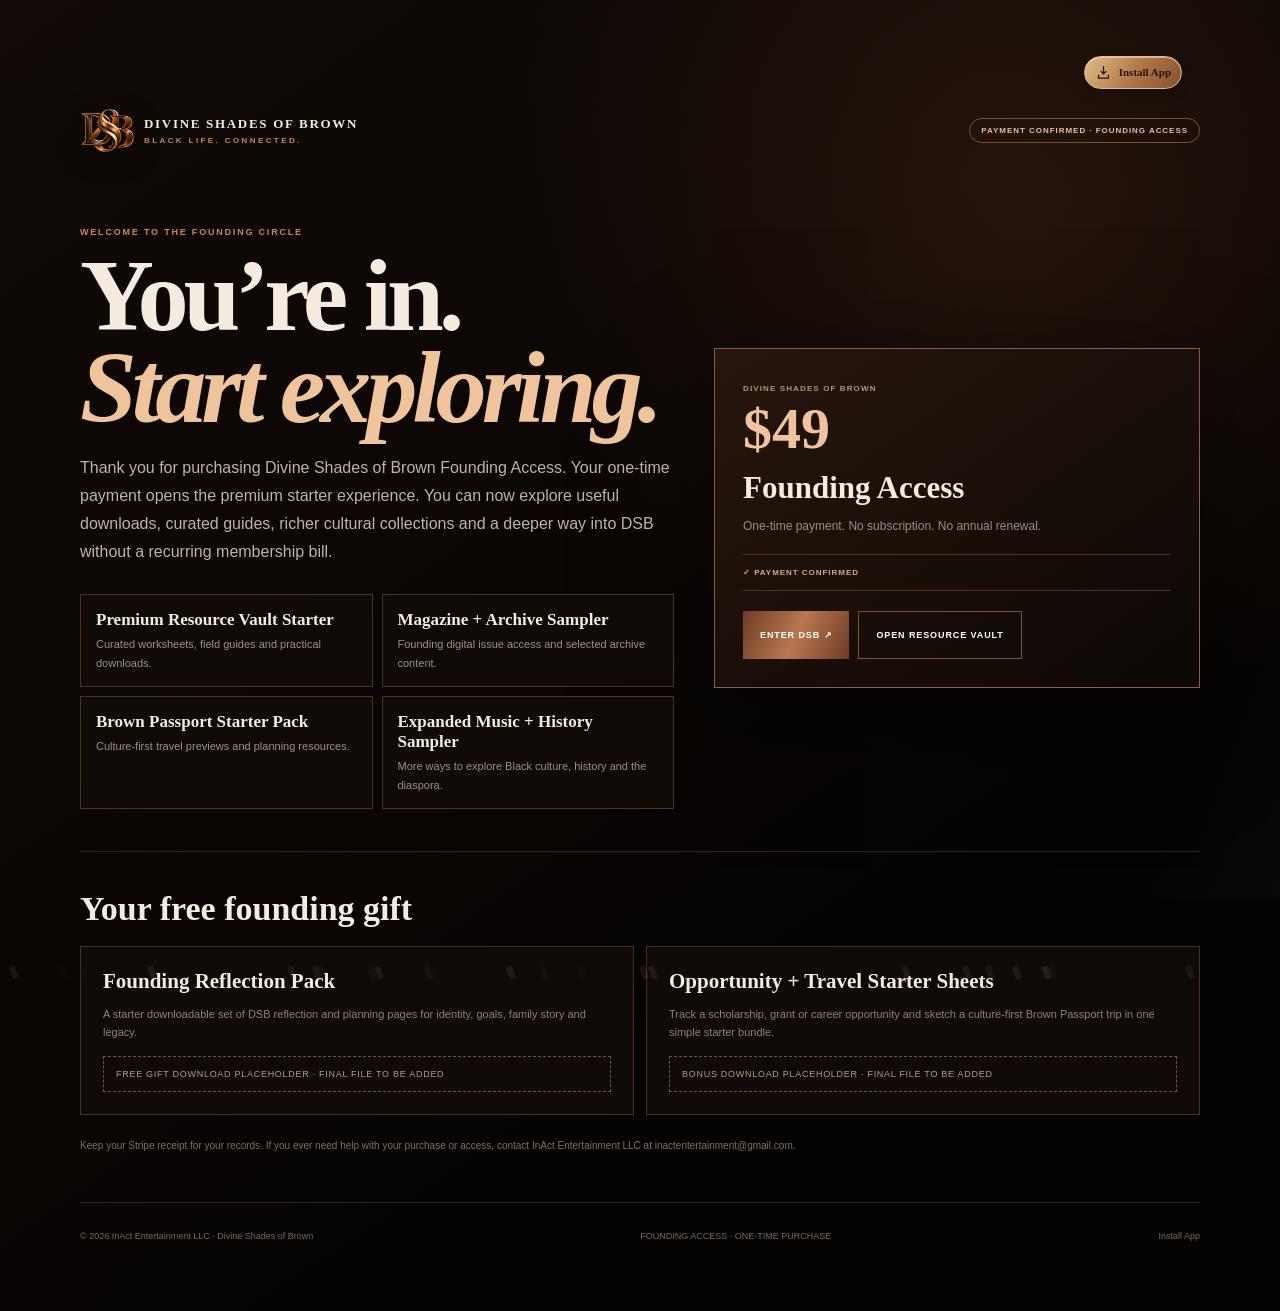
<file: welcome-founding/index.html>
<!doctype html>
<html lang="en">
<head>
<meta charset="UTF-8">
<meta name="viewport" content="width=device-width,initial-scale=1.0">
<meta name="theme-color" content="#0b0806">
<meta name="robots" content="noindex,follow">

<title>Welcome to DSB Founding Access</title>
<style>
:root{--bg:#090604;--panel:#15100c;--line:#4a3427;--cream:#f5ecdf;--muted:#aa998c;--copper:#c7865d;--gold:#efc49d;--serif:Georgia,'Times New Roman',serif;--sans:Arial,Helvetica,sans-serif}
*{box-sizing:border-box}html{scroll-behavior:smooth}body{margin:0;background:radial-gradient(circle at 80% 15%,#5a2f1b55,transparent 35%),linear-gradient(145deg,#120b07,#050302 70%);color:var(--cream);font-family:var(--sans);min-height:100vh;overflow-x:hidden}
body:before{content:"";position:fixed;inset:0;pointer-events:none;background:linear-gradient(110deg,transparent 42%,rgba(255,255,255,.035) 50%,transparent 58%);background-size:240% 100%;animation:shine 8s linear infinite}
@keyframes shine{to{background-position:-240% 0}}@keyframes rise{from{opacity:0;transform:translateY(18px)}to{opacity:1;transform:none}}@keyframes float{50%{transform:translateY(-7px)}}@keyframes pulse{50%{box-shadow:0 0 0 9px #d79a6a18}}@keyframes fall{to{transform:translateY(110vh) rotate(520deg);opacity:.08}}@keyframes sweep{0%{opacity:0;transform:scale(.72)}45%{opacity:1}100%{opacity:0;transform:scale(1.25)}}
.wrap{width:min(1120px,92vw);margin:auto;padding:42px 0 70px}.top{display:flex;justify-content:space-between;gap:18px;align-items:center}.brand{font:700 13px var(--serif);letter-spacing:.13em}.brand-link{color:inherit;text-decoration:none;display:flex;align-items:center;gap:10px}.welcome-logo{width:54px;height:54px;object-fit:contain;filter:drop-shadow(0 5px 12px #0008)}.brand-link:hover{opacity:.82}.brand em{display:block;color:var(--copper);font:700 8px var(--sans);letter-spacing:.3em;margin-top:4px}.status{border:1px solid #75513b;border-radius:99px;padding:7px 11px;font:700 8px var(--sans);letter-spacing:.12em;color:#e8bea0}
.hero{display:grid;grid-template-columns:1.1fr .9fr;gap:40px;align-items:center;padding:70px 0 42px}.copy{animation:rise .8s ease both}.eyebrow{font:700 9px var(--sans);letter-spacing:.2em;color:var(--copper)}h1{font:600 clamp(56px,8vw,104px)/.9 var(--serif);letter-spacing:-.05em;margin:13px 0 20px}h1 em{color:var(--gold)}.lead{max-width:700px;color:#c1b2a6;font:16px/1.75 var(--sans)}.check{display:grid;grid-template-columns:repeat(2,1fr);gap:9px;margin-top:28px}.check div{border:1px solid var(--line);background:#130d09cc;padding:15px}.check b{display:block;font:600 17px var(--serif);margin-bottom:4px}.check span{font-size:11px;color:#9f8f83;line-height:1.5}
.card{border:1px solid #8a5e40;background:linear-gradient(145deg,#26160d,#0d0805);padding:28px;box-shadow:0 30px 100px #0008;animation:rise .9s .08s ease both}.card .price{font:600 58px var(--serif);color:#efc39e}.card small{font:700 8px var(--sans);letter-spacing:.14em;color:#b89175}.card h2{font:600 31px/1.05 var(--serif);margin:10px 0}.card p{color:#9f8e81;font-size:12px;line-height:1.65}.paid{margin:18px 0;border-top:1px solid #4a3428;border-bottom:1px solid #4a3428;padding:13px 0;font:700 8px var(--sans);letter-spacing:.12em;color:#d9aa86}
.actions{display:flex;gap:9px;flex-wrap:wrap;margin-top:20px}.btn{display:inline-flex;align-items:center;justify-content:center;min-height:48px;padding:0 17px;text-decoration:none;border:1px solid #75513b;color:#fff;font:700 9px var(--sans);letter-spacing:.1em}.btn.primary{border:0;background:linear-gradient(115deg,#6f3c24,#b97750,#6f3c24);animation:pulse 2.6s ease-in-out infinite}.section{padding:38px 0;border-top:1px solid #30231b}.section h3{font:600 34px var(--serif);margin:0 0 18px}.gifts{display:grid;grid-template-columns:1fr 1fr;gap:12px}.gift{border:1px solid #433026;background:#100b08;padding:22px}.gift b{font:600 21px var(--serif);display:block}.gift p{font-size:11px;line-height:1.65;color:#927f73}.gift .placeholder{margin-top:14px;border:1px dashed #73513c;padding:12px;color:#b99c87;font-size:9px;letter-spacing:.08em}
.note{margin-top:22px;color:#7f7066;font-size:10px;line-height:1.7}.float{animation:float 4s ease-in-out infinite}
.founding-sweep{position:fixed;inset:0;pointer-events:none;z-index:0;background:radial-gradient(circle at 50% 45%,#f0c79d22,transparent 28%);animation:sweep 1.8s ease-out both}.confetti{position:fixed;top:-24px;width:6px;height:13px;z-index:0;opacity:.8;animation:fall linear forwards}footer{padding-top:28px;border-top:1px solid #30231b;color:#776a60;font-size:9px;display:flex;justify-content:space-between;gap:20px;flex-wrap:wrap}
@media(max-width:800px){.hero{grid-template-columns:1fr;padding-top:50px}.check,.gifts{grid-template-columns:1fr}.card{padding:22px}}
@media(prefers-reduced-motion:reduce){*{animation:none!important;scroll-behavior:auto!important}}
</style>
<link rel="manifest" href="../site.webmanifest" type="application/manifest+json">

<meta name="mobile-web-app-capable" content="yes">
<meta name="apple-mobile-web-app-capable" content="yes">
<meta name="apple-mobile-web-app-title" content="Divine Shades">
<script defer src="../app-assets/install.js?v=20261015-refine5"></script>
<link rel="icon" type="image/png" sizes="64x64" href="../app-assets/icon-64-large-20261015.png">
<link rel="apple-touch-icon" sizes="180x180" href="../app-assets/icon-180-large-20261015.png">
</head>
<body>
<div class="founding-sweep" aria-hidden="true"></div><main class="wrap">
  <div class="top">
    <a class="brand brand-link" href="/" aria-label="Return to Divine Shades of Brown home"><img class="welcome-logo" src="../assets/dsb-logo.webp" alt="DSB monogram"><span>DIVINE SHADES OF BROWN<em>BLACK LIFE. CONNECTED.</em></span></a>
    <div class="status">PAYMENT CONFIRMED · FOUNDING ACCESS</div>
  </div>

  <section class="hero">
    <div class="copy">
      <div class="eyebrow">WELCOME TO THE FOUNDING CIRCLE</div>
      <h1>You’re in.<br><em>Start exploring.</em></h1>
      <p class="lead">Thank you for purchasing Divine Shades of Brown Founding Access. Your one-time payment opens the premium starter experience. You can now explore useful downloads, curated guides, richer cultural collections and a deeper way into DSB without a recurring membership bill.</p>
      <div class="check">
        <div><b>Premium Resource Vault Starter</b><span>Curated worksheets, field guides and practical downloads.</span></div>
        <div><b>Magazine + Archive Sampler</b><span>Founding digital issue access and selected archive content.</span></div>
        <div><b>Brown Passport Starter Pack</b><span>Culture-first travel previews and planning resources.</span></div>
        <div><b>Expanded Music + History Sampler</b><span>More ways to explore Black culture, history and the diaspora.</span></div>
      </div>
    </div>

    <aside class="card float">
      <small>DIVINE SHADES OF BROWN</small>
      <div class="price">$49</div>
      <h2>Founding Access</h2>
      <p>One-time payment. No subscription. No annual renewal.</p>
      <div class="paid">✓ PAYMENT CONFIRMED</div>
      <div class="actions">
        <a class="btn primary" href="/?dsb_access=founding&checkout=success">ENTER DSB ↗</a>
        <a class="btn" href="/#/resource-vault">OPEN RESOURCE VAULT</a>
      </div>
    </aside>
  </section>

  <section class="section">
    <h3>Your free founding gift</h3>
    <div class="gifts">
      <article class="gift"><b>Founding Reflection Pack</b><p>A starter downloadable set of DSB reflection and planning pages for identity, goals, family story and legacy.</p><div class="placeholder">FREE GIFT DOWNLOAD PLACEHOLDER · FINAL FILE TO BE ADDED</div></article>
      <article class="gift"><b>Opportunity + Travel Starter Sheets</b><p>Track a scholarship, grant or career opportunity and sketch a culture-first Brown Passport trip in one simple starter bundle.</p><div class="placeholder">BONUS DOWNLOAD PLACEHOLDER · FINAL FILE TO BE ADDED</div></article>
    </div>
    <p class="note">Keep your Stripe receipt for your records. If you ever need help with your purchase or access, contact InAct Entertainment LLC at inactentertainment@gmail.com.</p>
  </section>

  <footer><span>© 2026 InAct Entertainment LLC · Divine Shades of Brown</span><span>FOUNDING ACCESS · ONE-TIME PURCHASE</span></footer>
</main>
<script>
try{localStorage.setItem('dsb-last-checkout','founding')}catch(e){}
if(!matchMedia('(prefers-reduced-motion: reduce)').matches){
 const shades=['#4b2818','#714329','#9a6547','#c08a64','#e0b28c','#f2d8bd'];
 for(let i=0;i<24;i++){const p=document.createElement('i');p.className='confetti';p.style.left=(Math.random()*100)+'vw';p.style.background=shades[Math.floor(Math.random()*shades.length)];p.style.animationDuration=(4.5+Math.random()*4)+'s';p.style.animationDelay=(Math.random()*1.5)+'s';document.body.appendChild(p)}
}
</script>
</body>
</html>
</file>
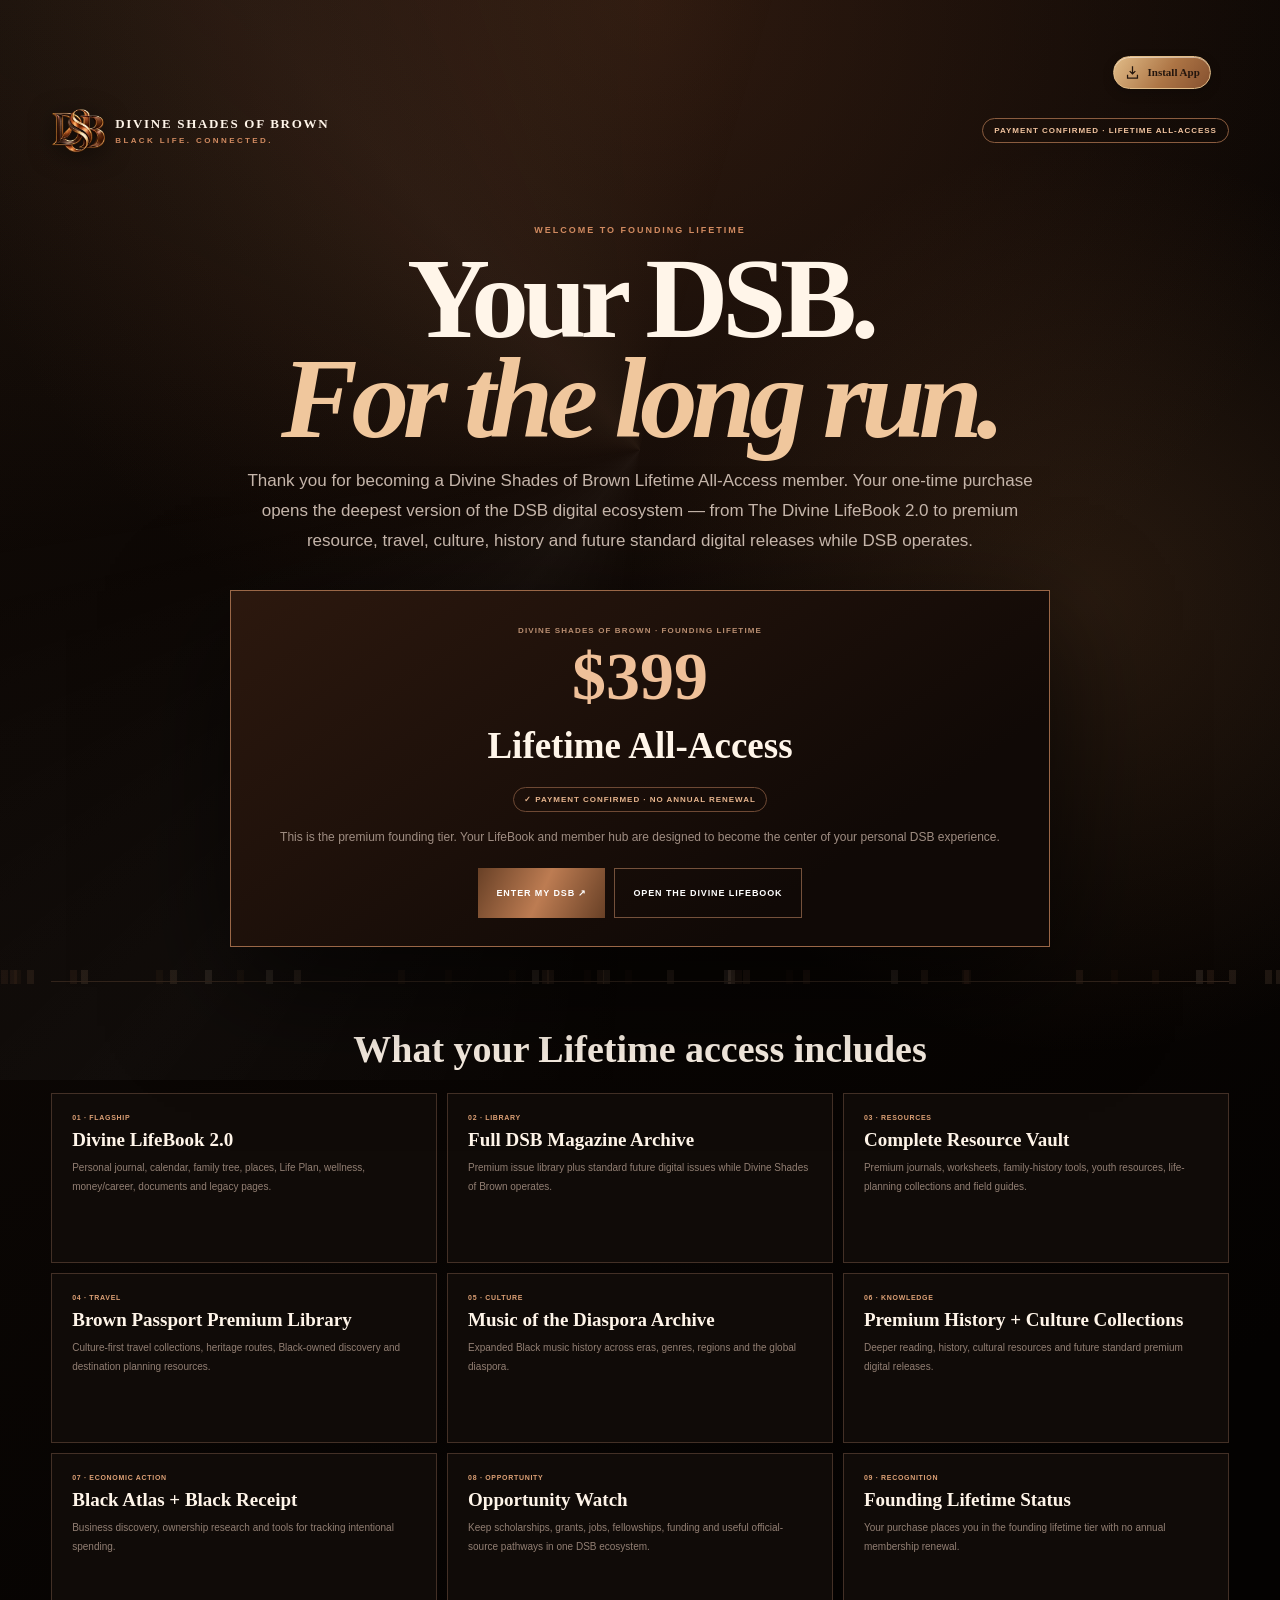
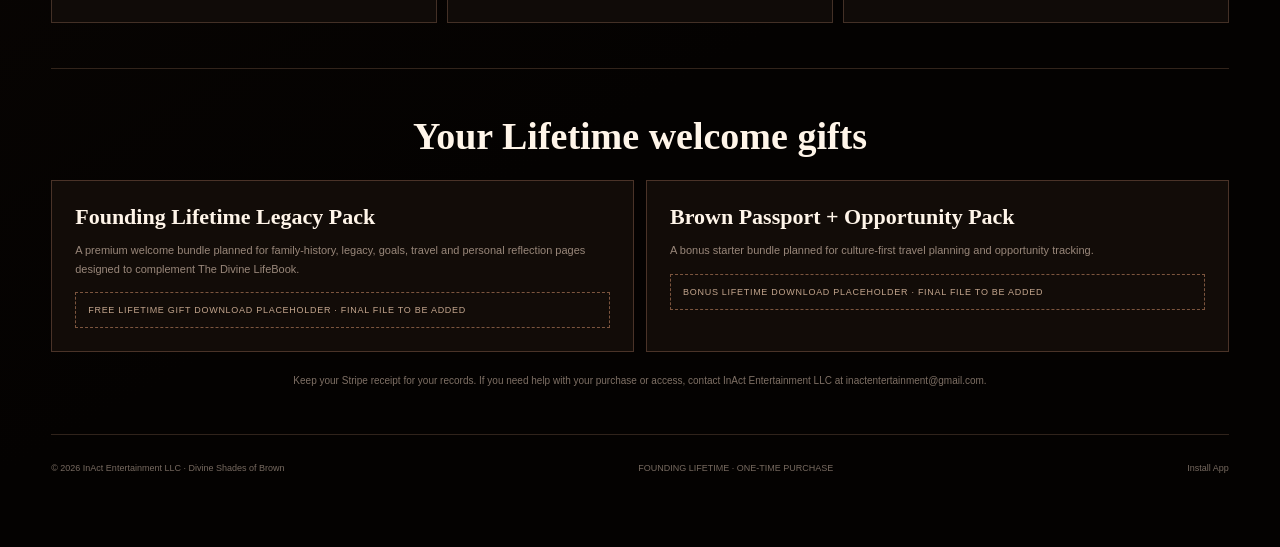
<file: welcome-lifetime/index.html>
<!doctype html>
<html lang="en">
<head>
<meta charset="UTF-8">
<meta name="viewport" content="width=device-width,initial-scale=1.0">
<meta name="theme-color" content="#080503">
<meta name="robots" content="noindex,follow">

<title>Welcome to DSB Lifetime All-Access</title>
<style>
:root{--bg:#060402;--panel:#140d09;--line:#4b3225;--cream:#fff5e9;--muted:#b1a093;--copper:#d08a60;--gold:#f0c79d;--serif:Georgia,'Times New Roman',serif;--sans:Arial,Helvetica,sans-serif}
*{box-sizing:border-box}html{scroll-behavior:smooth}body{margin:0;background:radial-gradient(circle at 50% 0%,#6b3b2355,transparent 32%),radial-gradient(circle at 85% 28%,#a26b4033,transparent 24%),linear-gradient(150deg,#120b07,#040201 72%);color:var(--cream);font-family:var(--sans);min-height:100vh;overflow-x:hidden}
body:before{content:"";position:fixed;inset:-20%;pointer-events:none;background:conic-gradient(from 180deg at 50% 50%,transparent,#ffffff08,transparent 22%,#d8a47812,transparent 55%);animation:turn 24s linear infinite}
@keyframes turn{to{transform:rotate(360deg)}}@keyframes rise{from{opacity:0;transform:translateY(22px)}to{opacity:1;transform:none}}@keyframes glow{50%{box-shadow:0 0 0 10px #e0a97912,0 0 70px #9c5d3533}}@keyframes fall{to{transform:translateY(110vh) rotate(540deg);opacity:.1}}
.wrap{width:min(1180px,92vw);margin:auto;padding:42px 0 74px;position:relative;z-index:1}.top{display:flex;justify-content:space-between;gap:18px;align-items:center}.brand{font:700 13px var(--serif);letter-spacing:.13em}.brand-link{color:inherit;text-decoration:none;display:flex;align-items:center;gap:10px}.welcome-logo{width:54px;height:54px;object-fit:contain;filter:drop-shadow(0 5px 12px #0008)}.brand-link:hover{opacity:.82}.brand em{display:block;color:var(--copper);font:700 8px var(--sans);letter-spacing:.3em;margin-top:4px}.status{border:1px solid #8a5c3f;border-radius:99px;padding:7px 11px;font:700 8px var(--sans);letter-spacing:.12em;color:#f1c39f}
.hero{text-align:center;padding:68px 0 34px;animation:rise .8s ease both}.eyebrow{font:700 9px var(--sans);letter-spacing:.22em;color:var(--copper)}h1{font:600 clamp(62px,9vw,118px)/.87 var(--serif);letter-spacing:-.055em;margin:13px 0 18px}h1 em{color:var(--gold)}.lead{max-width:820px;margin:0 auto;color:#c5b5aa;font:17px/1.75 var(--sans)}
.pass{width:min(820px,100%);margin:34px auto 0;border:1px solid #9a6747;background:linear-gradient(145deg,#2c180e,#100906 75%);padding:28px;box-shadow:0 40px 110px #0009;animation:glow 3s ease-in-out infinite}.pass small{font:700 8px var(--sans);letter-spacing:.14em;color:#b98e71}.pass h2{font:600 37px var(--serif);margin:8px 0}.price{font:600 68px var(--serif);color:#efc099}.paid{display:inline-block;margin:12px 0 4px;border:1px solid #6e4934;border-radius:99px;padding:7px 10px;font:700 8px var(--sans);letter-spacing:.12em;color:#e7b58e}.pass p{color:#9f8d82;font-size:12px;line-height:1.65}.actions{display:flex;justify-content:center;gap:9px;flex-wrap:wrap;margin-top:21px}.btn{display:inline-flex;align-items:center;justify-content:center;min-height:50px;padding:0 18px;text-decoration:none;border:1px solid #75513b;color:#fff;font:700 9px var(--sans);letter-spacing:.1em}.btn.primary{border:0;background:linear-gradient(115deg,#684026,#bd7c52,#684026)}
.section{padding:45px 0;border-top:1px solid #32241b}.section h3{font:600 38px var(--serif);margin:0 0 22px;text-align:center}.benefits{display:grid;grid-template-columns:repeat(3,1fr);gap:10px}.benefit{border:1px solid #433026;background:#100b08;padding:20px;min-height:170px}.benefit b{font:600 19px var(--serif);display:block;margin-bottom:6px}.benefit span{font-size:10px;line-height:1.6;color:#927f73}.benefit strong{display:block;color:#dca075;font:700 7px var(--sans);letter-spacing:.1em;margin-bottom:8px}
.gifts{display:grid;grid-template-columns:1fr 1fr;gap:12px}.gift{border:1px solid #4a3328;background:#120c08;padding:23px}.gift b{font:600 22px var(--serif);display:block}.gift p{font-size:11px;line-height:1.65;color:#99877a}.placeholder{margin-top:14px;border:1px dashed #7c553e;padding:12px;color:#c3a58d;font-size:9px;letter-spacing:.08em}.note{max-width:840px;margin:20px auto 0;color:#7f7065;font-size:10px;line-height:1.7;text-align:center}
footer{padding-top:28px;border-top:1px solid #30231b;color:#776a60;font-size:9px;display:flex;justify-content:space-between;gap:20px;flex-wrap:wrap}
.confetti{position:fixed;top:-20px;width:7px;height:14px;z-index:0;opacity:.8;animation:fall linear forwards}
@media(max-width:900px){.benefits{grid-template-columns:1fr 1fr}}@media(max-width:650px){.benefits,.gifts{grid-template-columns:1fr}.pass{padding:22px}h1{font-size:62px}}@media(prefers-reduced-motion:reduce){*{animation:none!important;scroll-behavior:auto!important}.confetti{display:none}}
</style>
<link rel="manifest" href="../site.webmanifest" type="application/manifest+json">

<meta name="mobile-web-app-capable" content="yes">
<meta name="apple-mobile-web-app-capable" content="yes">
<meta name="apple-mobile-web-app-title" content="Divine Shades">
<script defer src="../app-assets/install.js?v=20261015-refine5"></script>
<link rel="icon" type="image/png" sizes="64x64" href="../app-assets/icon-64-large-20261015.png">
<link rel="apple-touch-icon" sizes="180x180" href="../app-assets/icon-180-large-20261015.png">
</head>
<body>
<main class="wrap">
  <div class="top">
    <a class="brand brand-link" href="/" aria-label="Return to Divine Shades of Brown home"><img class="welcome-logo" src="../assets/dsb-logo.webp" alt="DSB monogram"><span>DIVINE SHADES OF BROWN<em>BLACK LIFE. CONNECTED.</em></span></a>
    <div class="status">PAYMENT CONFIRMED · LIFETIME ALL-ACCESS</div>
  </div>

  <section class="hero">
    <div class="eyebrow">WELCOME TO FOUNDING LIFETIME</div>
    <h1>Your DSB.<br><em>For the long run.</em></h1>
    <p class="lead">Thank you for becoming a Divine Shades of Brown Lifetime All-Access member. Your one-time purchase opens the deepest version of the DSB digital ecosystem — from The Divine LifeBook 2.0 to premium resource, travel, culture, history and future standard digital releases while DSB operates.</p>

    <div class="pass">
      <small>DIVINE SHADES OF BROWN · FOUNDING LIFETIME</small>
      <div class="price">$399</div>
      <h2>Lifetime All-Access</h2>
      <div class="paid">✓ PAYMENT CONFIRMED · NO ANNUAL RENEWAL</div>
      <p>This is the premium founding tier. Your LifeBook and member hub are designed to become the center of your personal DSB experience.</p>
      <div class="actions">
        <a class="btn primary" href="/?dsb_access=lifetime&checkout=success">ENTER MY DSB ↗</a>
        <a class="btn" href="/#/lifebook">OPEN THE DIVINE LIFEBOOK</a>
      </div>
    </div>
  </section>

  <section class="section">
    <h3>What your Lifetime access includes</h3>
    <div class="benefits">
      <article class="benefit"><strong>01 · FLAGSHIP</strong><b>Divine LifeBook 2.0</b><span>Personal journal, calendar, family tree, places, Life Plan, wellness, money/career, documents and legacy pages.</span></article>
      <article class="benefit"><strong>02 · LIBRARY</strong><b>Full DSB Magazine Archive</b><span>Premium issue library plus standard future digital issues while Divine Shades of Brown operates.</span></article>
      <article class="benefit"><strong>03 · RESOURCES</strong><b>Complete Resource Vault</b><span>Premium journals, worksheets, family-history tools, youth resources, life-planning collections and field guides.</span></article>
      <article class="benefit"><strong>04 · TRAVEL</strong><b>Brown Passport Premium Library</b><span>Culture-first travel collections, heritage routes, Black-owned discovery and destination planning resources.</span></article>
      <article class="benefit"><strong>05 · CULTURE</strong><b>Music of the Diaspora Archive</b><span>Expanded Black music history across eras, genres, regions and the global diaspora.</span></article>
      <article class="benefit"><strong>06 · KNOWLEDGE</strong><b>Premium History + Culture Collections</b><span>Deeper reading, history, cultural resources and future standard premium digital releases.</span></article>
      <article class="benefit"><strong>07 · ECONOMIC ACTION</strong><b>Black Atlas + Black Receipt</b><span>Business discovery, ownership research and tools for tracking intentional spending.</span></article>
      <article class="benefit"><strong>08 · OPPORTUNITY</strong><b>Opportunity Watch</b><span>Keep scholarships, grants, jobs, fellowships, funding and useful official-source pathways in one DSB ecosystem.</span></article>
      <article class="benefit"><strong>09 · RECOGNITION</strong><b>Founding Lifetime Status</b><span>Your purchase places you in the founding lifetime tier with no annual membership renewal.</span></article>
    </div>
  </section>

  <section class="section">
    <h3>Your Lifetime welcome gifts</h3>
    <div class="gifts">
      <article class="gift"><b>Founding Lifetime Legacy Pack</b><p>A premium welcome bundle planned for family-history, legacy, goals, travel and personal reflection pages designed to complement The Divine LifeBook.</p><div class="placeholder">FREE LIFETIME GIFT DOWNLOAD PLACEHOLDER · FINAL FILE TO BE ADDED</div></article>
      <article class="gift"><b>Brown Passport + Opportunity Pack</b><p>A bonus starter bundle planned for culture-first travel planning and opportunity tracking.</p><div class="placeholder">BONUS LIFETIME DOWNLOAD PLACEHOLDER · FINAL FILE TO BE ADDED</div></article>
    </div>
    <p class="note">Keep your Stripe receipt for your records. If you need help with your purchase or access, contact InAct Entertainment LLC at inactentertainment@gmail.com.</p>
  </section>

  <footer><span>© 2026 InAct Entertainment LLC · Divine Shades of Brown</span><span>FOUNDING LIFETIME · ONE-TIME PURCHASE</span></footer>
</main>
<script>
try{localStorage.setItem('dsb-last-checkout','lifetime')}catch(e){}
if(!matchMedia('(prefers-reduced-motion: reduce)').matches){
 const shades=['#4b2818','#714329','#9a6547','#c08a64','#e0b28c','#f2d8bd'];
 for(let i=0;i<42;i++){const p=document.createElement('i');p.className='confetti';p.style.left=(Math.random()*100)+'vw';p.style.background=shades[Math.floor(Math.random()*shades.length)];p.style.animationDuration=(5+Math.random()*5)+'s';p.style.animationDelay=(Math.random()*2)+'s';p.style.transform='rotate('+(Math.random()*360)+'deg)';document.body.appendChild(p)}
}
</script>
</body>
</html>
</file>
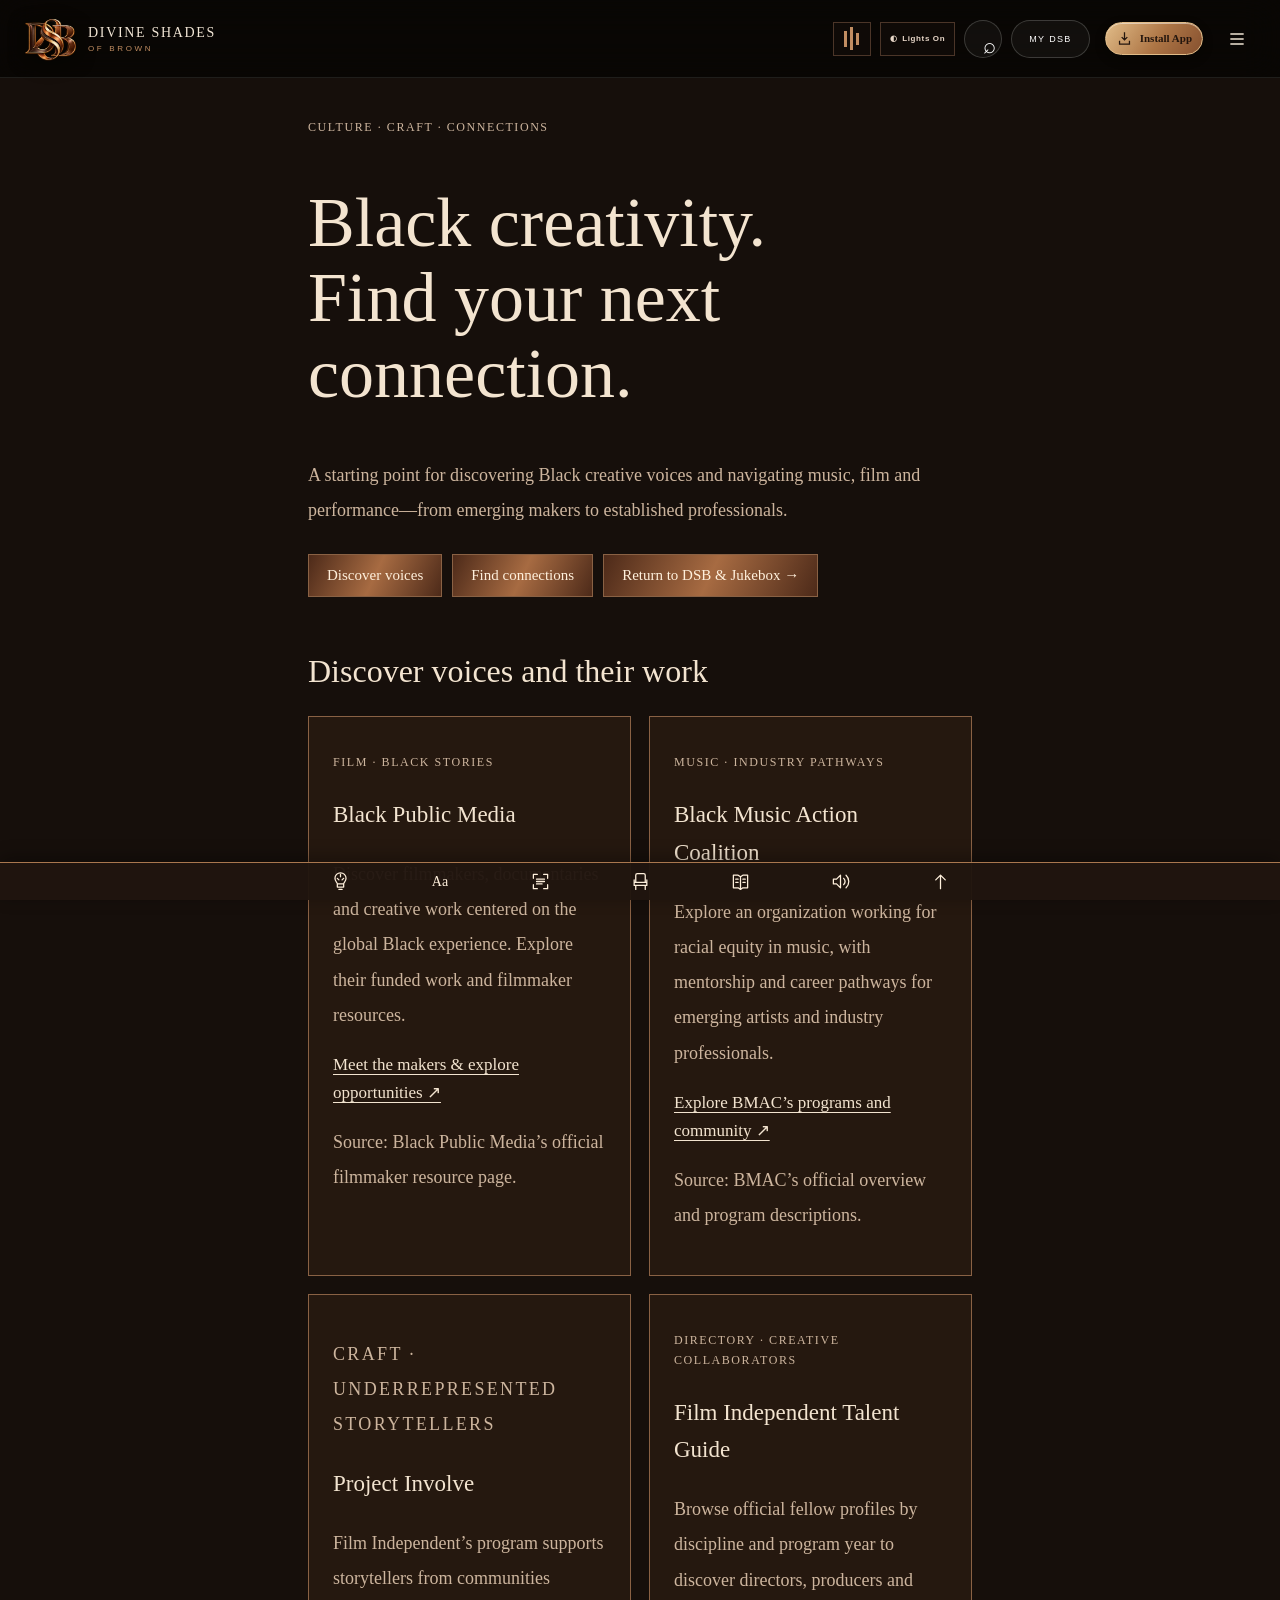
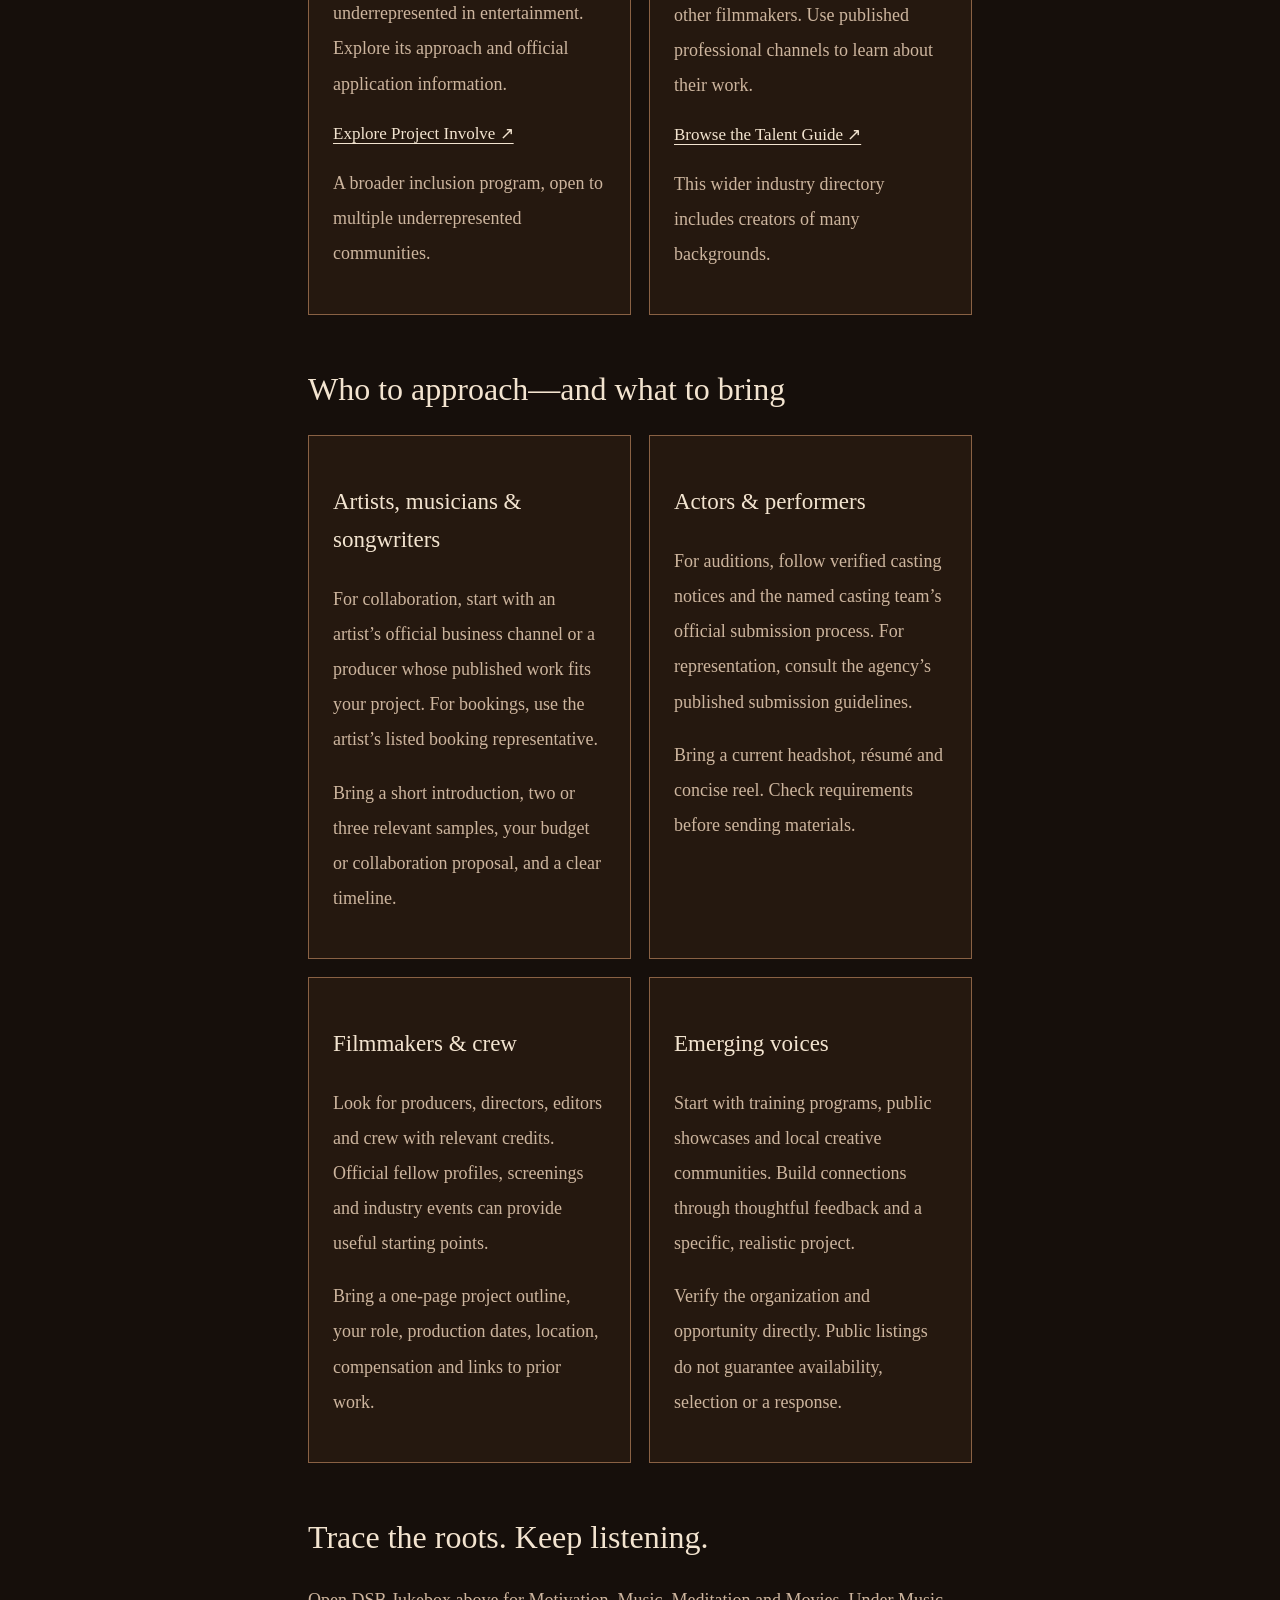
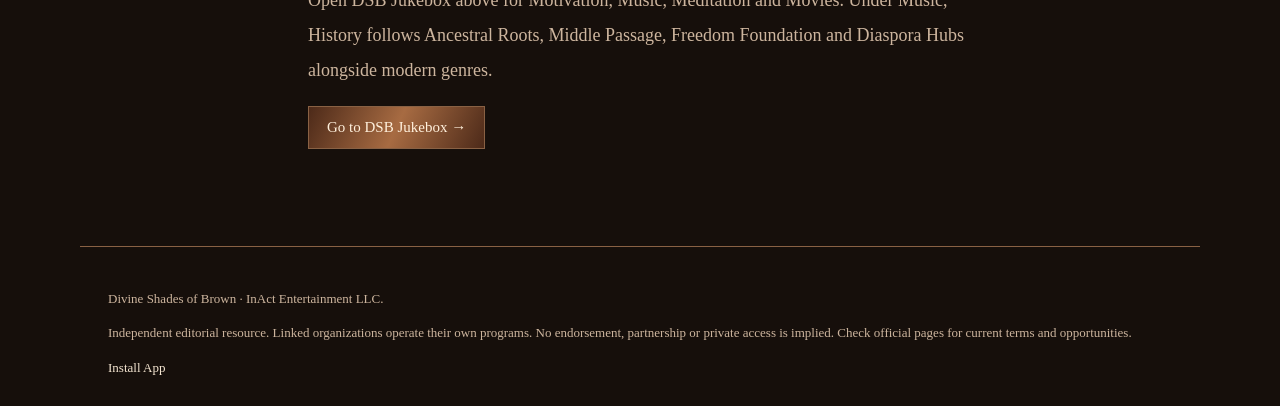
<file: entertainment.html>
<!doctype html><html lang="en"><head><meta charset="utf-8"><meta name="viewport" content="width=device-width,initial-scale=1"><title>Entertainment & Connections | Divine Shades of Brown</title><meta name="description" content="Discover Black creative voices, music history and practical pathways into entertainment."><style>
:root{--bg:#160f0b;--panel:#25180f;--text:#f3e4d0;--muted:#cdb59e;--line:#896144}*{box-sizing:border-box}body{margin:0;background:var(--bg);color:var(--text);font:17px/1.65 Georgia,serif}body[data-theme=light]{--bg:#e9dbc9;--panel:#e3cfb7;--text:#2c1a10;--muted:#503a2b;--line:#9d7659}main,footer{max-width:1120px;margin:auto;padding:28px}header.legacy{display:flex;align-items:center;justify-content:space-between;gap:20px}header.legacy a{display:flex;align-items:center;gap:15px;text-decoration:none}header.legacy img{width:60px;height:60px;object-fit:contain}a{color:var(--text);text-underline-offset:4px}button,.action{font:15px Georgia;border:1px solid var(--line);border-radius:0;padding:12px 18px;background:linear-gradient(115deg,#4d2a19,#a76b42,#4d2a19);color:#fff0dc;text-decoration:none;cursor:pointer;display:inline-block}button:focus-visible,a:focus-visible{outline:2px solid #ba7d4b;outline-offset:4px}h1{font-size:clamp(38px,6vw,70px);line-height:1.08;font-weight:normal;max-width:850px}h2{font-size:32px;font-weight:normal;line-height:1.2}h3{font-size:23px;font-weight:normal}p{color:var(--muted)}.kicker{letter-spacing:.13em;font-size:12px;text-transform:uppercase}.lead{max-width:760px;font-size:20px}.grid{display:grid;grid-template-columns:repeat(2,minmax(0,1fr));gap:18px}article{border:1px solid var(--line);padding:24px;background:var(--panel)}section{margin:55px 0}.source{font-size:14px}footer{border-top:1px solid var(--line);font-size:13px}main nav{display:flex;flex-wrap:wrap;gap:10px;margin:25px 0}li{margin:12px 0;color:var(--muted)}@media(max-width:600px){.grid{grid-template-columns:1fr}main,footer{padding:20px}header a span{font-size:14px}header button{padding:10px}}
</style><link href="https://fonts.googleapis.com/css2?family=Great+Vibes&display=swap" rel="stylesheet"><link rel="stylesheet" href="assets/dsb-shared-header.css?v=dsb2"><link rel="stylesheet" href="assets/dsb-jukebox.css?v=dsb2"><link rel="stylesheet" href="assets/dsb-menu-refinements.css?v=dsb2"><link rel="stylesheet" href="assets/reader-comfort.css?v=dsb2"><link rel="stylesheet" href="assets/read-aloud.css?v=dsb2"><link rel="stylesheet" href="assets/page-tools.css?v=dsb2"><link rel="stylesheet" href="assets/dsb-comfort-brand.css?v=polish1"><link rel="manifest" href="site.webmanifest" type="application/manifest+json">

<meta name="mobile-web-app-capable" content="yes">
<meta name="apple-mobile-web-app-capable" content="yes">
<meta name="apple-mobile-web-app-title" content="Divine Shades">
<script defer src="app-assets/install.js?v=20261015-refine5"></script>
<link rel="icon" type="image/png" sizes="64x64" href="app-assets/icon-64-large-20261015.png">
<link rel="apple-touch-icon" sizes="180x180" href="app-assets/icon-180-large-20261015.png">
</head><body><header class="site-header" id="top">
    <a class="brand" href="index.html#top" aria-label="Divine Shades of Brown home">
      <img class="brand-logo" src="assets/dsb-logo.webp" alt="" aria-hidden="true">
      <span><strong>DIVINE SHADES</strong><em>OF BROWN</em></span>
    </a>
    <nav class="desktop-nav" aria-label="Primary navigation">
      <a href="index.html#/atlas">Black Atlas</a>
      <a href="index.html#/opportunities">Opportunities</a>
      <a href="index.html#/pulse">Black Pulse</a>
      <a href="index.html#/journal">Journal</a>
      <a href="library/">Library</a>
      <a href="index.html#/help">Find Help</a>
      <a href="index.html#/shop">Shop</a>
      <a href="index.html#/membership">Membership</a>
    </nav>
    <div class="header-actions">
      <div class="header-tool" id="musicTool"><button class="header-tool-btn" id="musicToggle" aria-label="Open DSB Jukebox"><span class="music-bars"><i></i><i></i><i></i></span><span class="tool-word">JUKEBOX</span></button></div>
      <button class="header-tool-btn" id="themeToggle" aria-label="Toggle lights"><span>◐</span><span class="theme-label"></span></button>
      <button class="icon-btn" id="searchToggle" aria-label="Open search">⌕</button>
      <button class="profile-btn" data-route="dashboard">MY DSB</button>
      <button class="menu-btn" id="menuBtn" aria-label="Open menu"><span></span><span></span></button>
    </div>
  </header><aside class="mobile-menu" id="mobileMenu" aria-hidden="true">
    <button class="menu-close" id="menuClose" aria-label="Close menu">×</button>
<section class="menu-personalization" aria-labelledby="dsbPersonalizationTitle"><div class="shade-intro"><h2 id="dsbPersonalizationTitle">Make it yours</h2><p>Choose your emoji shade.</p></div><select id="dsbEmojiTone" aria-label="Your emoji shade" hidden><option value="🏻">Light</option><option value="🏼">Medium light</option><option value="🏽">Medium</option><option value="🏾">Medium dark</option><option value="🏿">Dark</option></select><div class="shade-options" role="group" aria-label="Emoji skin tone"><button type="button" data-shade-choice="🏻" aria-pressed="false" aria-label="Light emoji shade" title="Light"><span aria-hidden="true">👍🏻</span></button><button type="button" data-shade-choice="🏼" aria-pressed="false" aria-label="Medium light emoji shade" title="Medium light"><span aria-hidden="true">👍🏼</span></button><button type="button" data-shade-choice="🏽" aria-pressed="false" aria-label="Medium emoji shade" title="Medium"><span aria-hidden="true">👍🏽</span></button><button type="button" data-shade-choice="🏾" aria-pressed="false" aria-label="Medium dark emoji shade" title="Medium dark"><span aria-hidden="true">👍🏾</span></button><button type="button" data-shade-choice="🏿" aria-pressed="false" aria-label="Dark emoji shade" title="Dark"><span aria-hidden="true">👍🏿</span></button></div><p class="shade-status" id="dsbShadeStatus" role="status"></p></section>
<div class="menu-groups"><section class="menu-group"><h2>Discover</h2><a href="index.html#/atlas"><span class="menu-symbol" aria-hidden="true">⌖</span><span class="menu-copy">Black Atlas<small class="menu-description"><span aria-hidden="true">#</span> Find Black-owned businesses and cultural spaces by place or category.</small></span></a><a href="index.html#/dsb-select"><span class="menu-symbol" aria-hidden="true">◇</span><span class="menu-copy">DSB Select<small class="menu-description"><span aria-hidden="true">#</span> Explore business picks and the standards behind a thoughtful recommendation.</small></span></a><a href="index.html#/essentials"><span class="menu-symbol" aria-hidden="true">⌂</span><span class="menu-copy">Black Life Essentials<small class="menu-description"><span aria-hidden="true">#</span> Find starting points for food, banking, health care, and education.</small></span></a><a href="index.html#/opportunities"><span class="menu-symbol" aria-hidden="true">↗</span><span class="menu-copy">Opportunities<small class="menu-description"><span aria-hidden="true">#</span> Explore sources for scholarships, grants, careers, and business funding.</small></span></a></section><section class="menu-group"><h2>Read & Learn</h2><a href="library/"><span class="menu-symbol" aria-hidden="true"><svg viewBox="0 0 24 24" width="20" height="20" fill="none" stroke="currentColor" stroke-width="1.5"><path d="M4 3h13a3 3 0 0 1 3 3v15H7a3 3 0 0 1-3-3z"/><path d="M4 17h16M8 7h8M8 10h6"/></svg></span><span class="menu-copy">Library<small class="menu-description"><span aria-hidden="true">#</span> Explore adult books, children’s reading plans, and Banned & Uncovered records.</small></span></a><a href="index.html#/journal"><span class="menu-symbol" aria-hidden="true">▤</span><span class="menu-copy">DSB Journal<small class="menu-description"><span aria-hidden="true">#</span> Read clear articles about Black life, ideas, and our shared future.</small></span></a><a href="index.html#/magazine"><span class="menu-icon" aria-hidden="true">▤</span><span class="menu-copy">Digital Magazine<small class="menu-description"><span>#</span> Explore the curated publication and its membership collections.</small></span></a><a href="index.html#/history"><span class="menu-symbol" aria-hidden="true">◷</span><span class="menu-copy">History<small class="menu-description"><span aria-hidden="true">#</span> Explore Black people, places, documents, and stories from the past.</small></span></a><a href="index.html#/travel"><span class="menu-symbol" aria-hidden="true">◎</span><span class="menu-copy">Travel<small class="menu-description"><span aria-hidden="true">#</span> Discover destinations and plan trips rooted in Black culture.</small></span></a><a href="index.html#/resources"><span class="menu-symbol" aria-hidden="true">▧</span><span class="menu-copy">Resources & Vault<small class="menu-description"><span aria-hidden="true">#</span> Open guides, reflection pages, and practical worksheets.</small></span></a></section><section class="menu-group"><h2>Connect & Build</h2><a href="index.html#/pulse"><span class="menu-symbol" aria-hidden="true">◉</span><span class="menu-copy">Black Pulse<small class="menu-description"><span aria-hidden="true">#</span> Discover community events and ways to take part.</small></span></a><a href="index.html#/help"><span class="menu-symbol" aria-hidden="true">+</span><span class="menu-copy">Find Help<small class="menu-description"><span aria-hidden="true">#</span> Find trusted starting points for personal and family support.</small></span></a><a href="index.html#/dashboard"><span class="menu-symbol" aria-hidden="true">▣</span><span class="menu-copy">My DSB<small class="menu-description"><span aria-hidden="true">#</span> Revisit saved discoveries and record your Black-owned purchases.</small></span></a><a href="index.html#/lifebook"><span class="menu-symbol" aria-hidden="true">✎</span><span class="menu-copy">LifeBook & Calendar<small class="menu-description"><span aria-hidden="true">#</span> Keep personal journal entries, important dates, goals, and family stories.</small></span></a><a href="index.html#/shop"><span class="menu-symbol" aria-hidden="true">◇</span><span class="menu-copy">Shop<small class="menu-description"><span aria-hidden="true">#</span> Browse products, books, and links to Black-owned brands.</small></span></a><a href="entertainment.html"><span class="menu-symbol" aria-hidden="true">♫</span><span class="menu-copy">Music & Entertainment<small class="menu-description"><span aria-hidden="true">#</span> Explore Black music, history, and pathways into creative work.</small></span></a></section></div><a class="menu-membership shine-btn" href="index.html#/membership">Membership</a>  </aside><aside class="music-panel" id="musicPanel" aria-label="DSB Jukebox" aria-hidden="true">
 <div class="jb-heading"><div><img src="assets/dsb-logo.webp" alt="Divine Shades of Brown"><h2>Jukebox</h2></div><button id="musicClose" aria-label="Minimize jukebox">×</button></div>
 <div class="jb-taglines"><p>FEED YOUR MIND. FREE YOUR SPIRIT. FEEL YOUR ROOTS.</p><small>Change the energy. Choose your experience.</small></div>
 <button id="jbBack" hidden>‹ Back</button>
 <div id="jbView" aria-live="polite"></div>
 <section id="jbPlayer" hidden aria-label="Now playing"><div class="jb-mini-head"><button id="jbRestore">Open jukebox ↗</button><button id="jbMiniClose" aria-label="Stop and close mini player">×</button></div><p id="jbNow" role="status"></p>
 <div id="jbVideo"></div><audio id="jbAudio" controls hidden preload="metadata"></audio>
 <div class="jb-transport"><button id="jbPrev" aria-label="Previous track">‹</button><button id="jbPlay">Pause Ⅱ</button><button id="jbStop">Stop ■</button><button id="jbShuffle" aria-pressed="false">Shuffle</button><button id="jbRepeat" aria-pressed="false">Repeat</button><button id="jbNext" aria-label="Next track">›</button></div>
 <div class="jb-sliders"><label>Volume<input id="jbVolume" type="range" min="0" max="100" value="70"></label><label>Track position<input id="jbSeek" type="range" min="0" max="1" value="0" disabled></label><p id="jbTime">0:00 / —</p></div>
 <p id="jbError" role="status"></p><a id="jbSource" target="_blank" rel="noopener">Open on YouTube ↗</a>
 <details id="jbContext"><summary>Inside this track · Context</summary><p id="jbNote"></p><p>Use the source video’s captions where available.</p></details></section>
 <details class="jb-personal"><summary>My playlist &amp; local audio</summary><form id="jbAdd"><label for="jbURL">YouTube video or playlist URL</label><input id="jbURL" type="url" required placeholder="https://www.youtube.com/watch?v=…"><label for="jbTitle">Your title (optional)</label><input id="jbTitle" maxlength="120"><button>Add to my playlist</button><p id="jbAddStatus" role="status"></p></form><label for="jbFiles">Add audio from this device</label><input id="jbFiles" type="file" accept="audio/*,.mp3,.wav,.m4a,.ogg,.flac" multiple><p>Files stay on your device and are available for this session. YouTube selections save in this browser.</p><button id="jbMyList">Open my playlist</button><button id="jbClear">Clear my playlist</button></details>
 <a class="jb-hub" href="entertainment.html" target="_blank" rel="noopener" aria-label="Explore DSB Entertainment and Connections (opens a new tab)">Explore DSB Entertainment &amp; Connections →</a>
 <div class="jb-credit"><img src="[data-uri]" alt="InAct Entertainment"><span>A listening experience by InAct Entertainment LLC.<br>Recordings belong to their respective rights holders.</span></div>
</aside><main data-entertainment-guide><p class="kicker">Culture · Craft · Connections</p><h1>Black creativity.<br>Find your next connection.</h1><p class="lead">A starting point for discovering Black creative voices and navigating music, film and performance—from emerging makers to established professionals.</p><nav aria-label="Entertainment sections"><a class="action" href="#discover">Discover voices</a><a class="action" href="#connections">Find connections</a><a class="action" href="index.html">Return to DSB & Jukebox →</a></nav>
<section id="discover"><h2>Discover voices and their work</h2><div class="grid"><article><p class="kicker">Film · Black stories</p><h3>Black Public Media</h3><p>Discover filmmakers, documentaries and creative work centered on the global Black experience. Explore their funded work and filmmaker resources.</p><a href="https://blackpublicmedia.org/for-media-makers/" target="_blank" rel="noopener">Meet the makers & explore opportunities ↗</a><p class="source">Source: Black Public Media’s official filmmaker resource page.</p></article><article><p class="kicker">Music · Industry pathways</p><h3>Black Music Action Coalition</h3><p>Explore an organization working for racial equity in music, with mentorship and career pathways for emerging artists and industry professionals.</p><a href="https://www.bmacoalition.org/" target="_blank" rel="noopener">Explore BMAC’s programs and community ↗</a><p class="source">Source: BMAC’s official overview and program descriptions.</p></article><article><p class="kicker">Craft · Underrepresented storytellers</p><h3>Project Involve</h3><p>Film Independent’s program supports storytellers from communities underrepresented in entertainment. Explore its approach and official application information.</p><a href="https://www.filmindependent.org/programs/project-involve/" target="_blank" rel="noopener">Explore Project Involve ↗</a><p class="source">A broader inclusion program, open to multiple underrepresented communities.</p></article><article><p class="kicker">Directory · Creative collaborators</p><h3>Film Independent Talent Guide</h3><p>Browse official fellow profiles by discipline and program year to discover directors, producers and other filmmakers. Use published professional channels to learn about their work.</p><a href="https://www.filmindependent.org/talent/" target="_blank" rel="noopener">Browse the Talent Guide ↗</a><p class="source">This wider industry directory includes creators of many backgrounds.</p></article></div></section>
<section id="connections"><h2>Who to approach—and what to bring</h2><div class="grid"><article><h3>Artists, musicians & songwriters</h3><p>For collaboration, start with an artist’s official business channel or a producer whose published work fits your project. For bookings, use the artist’s listed booking representative.</p><p>Bring a short introduction, two or three relevant samples, your budget or collaboration proposal, and a clear timeline.</p></article><article><h3>Actors & performers</h3><p>For auditions, follow verified casting notices and the named casting team’s official submission process. For representation, consult the agency’s published submission guidelines.</p><p>Bring a current headshot, résumé and concise reel. Check requirements before sending materials.</p></article><article><h3>Filmmakers & crew</h3><p>Look for producers, directors, editors and crew with relevant credits. Official fellow profiles, screenings and industry events can provide useful starting points.</p><p>Bring a one-page project outline, your role, production dates, location, compensation and links to prior work.</p></article><article><h3>Emerging voices</h3><p>Start with training programs, public showcases and local creative communities. Build connections through thoughtful feedback and a specific, realistic project.</p><p>Verify the organization and opportunity directly. Public listings do not guarantee availability, selection or a response.</p></article></div></section>
<section><h2>Trace the roots. Keep listening.</h2><p>Open DSB Jukebox above for Motivation, Music, Meditation and Movies. Under Music, History follows Ancestral Roots, Middle Passage, Freedom Foundation and Diaspora Hubs alongside modern genres.</p><a class="action" href="index.html">Go to DSB Jukebox →</a></section></main><footer><p>Divine Shades of Brown · InAct Entertainment LLC.</p><p>Independent editorial resource. Linked organizations operate their own programs. No endorsement, partnership or private access is implied. Check official pages for current terms and opportunities.</p></footer><script>(()=>{const b=document.getElementById('themeToggle');function theme(t){document.body.dataset.theme=t;b.querySelector('.theme-label').textContent=t==='light'?'Lights Off':'Lights On';try{localStorage.setItem('dsb-theme',t)}catch{}}let t='dark';try{t=localStorage.getItem('dsb-theme')||'dark'}catch{}theme(t);b.onclick=()=>theme(document.body.dataset.theme==='light'?'dark':'light');window.addEventListener('storage',e=>{if(e.key==='dsb-theme')theme(e.newValue||'dark')})})();</script><script>window.dsbMusic=[];</script><script src="assets/dsb-motivation.js?v=dsb2"></script><script src="assets/dsb-music-catalog.js?v=dsb2"></script><script src="assets/dsb-speeches.js?v=dsb2"></script><script src="assets/dsb-jukebox.js?v=dsb2"></script><script src="assets/dsb-menu-refinements.js?v=dsb2"></script><script src="assets/reader-bar-init.js?v=dsb2"></script><script src="assets/read-aloud.js?v=polish1"></script><script src="assets/reader-comfort.js?v=dsb2"></script><script src="assets/dsb-comfort-lifecycle.js?v=dsb2"></script><script src="assets/dsb-book-header.js?v=library1"></script><script src="assets/dsb-themed-selects.js?v=1"></script><script>window.DSBReading.mount(document.querySelector("[data-entertainment-guide]"),"entertainment-guide")</script></body></html>
</file>
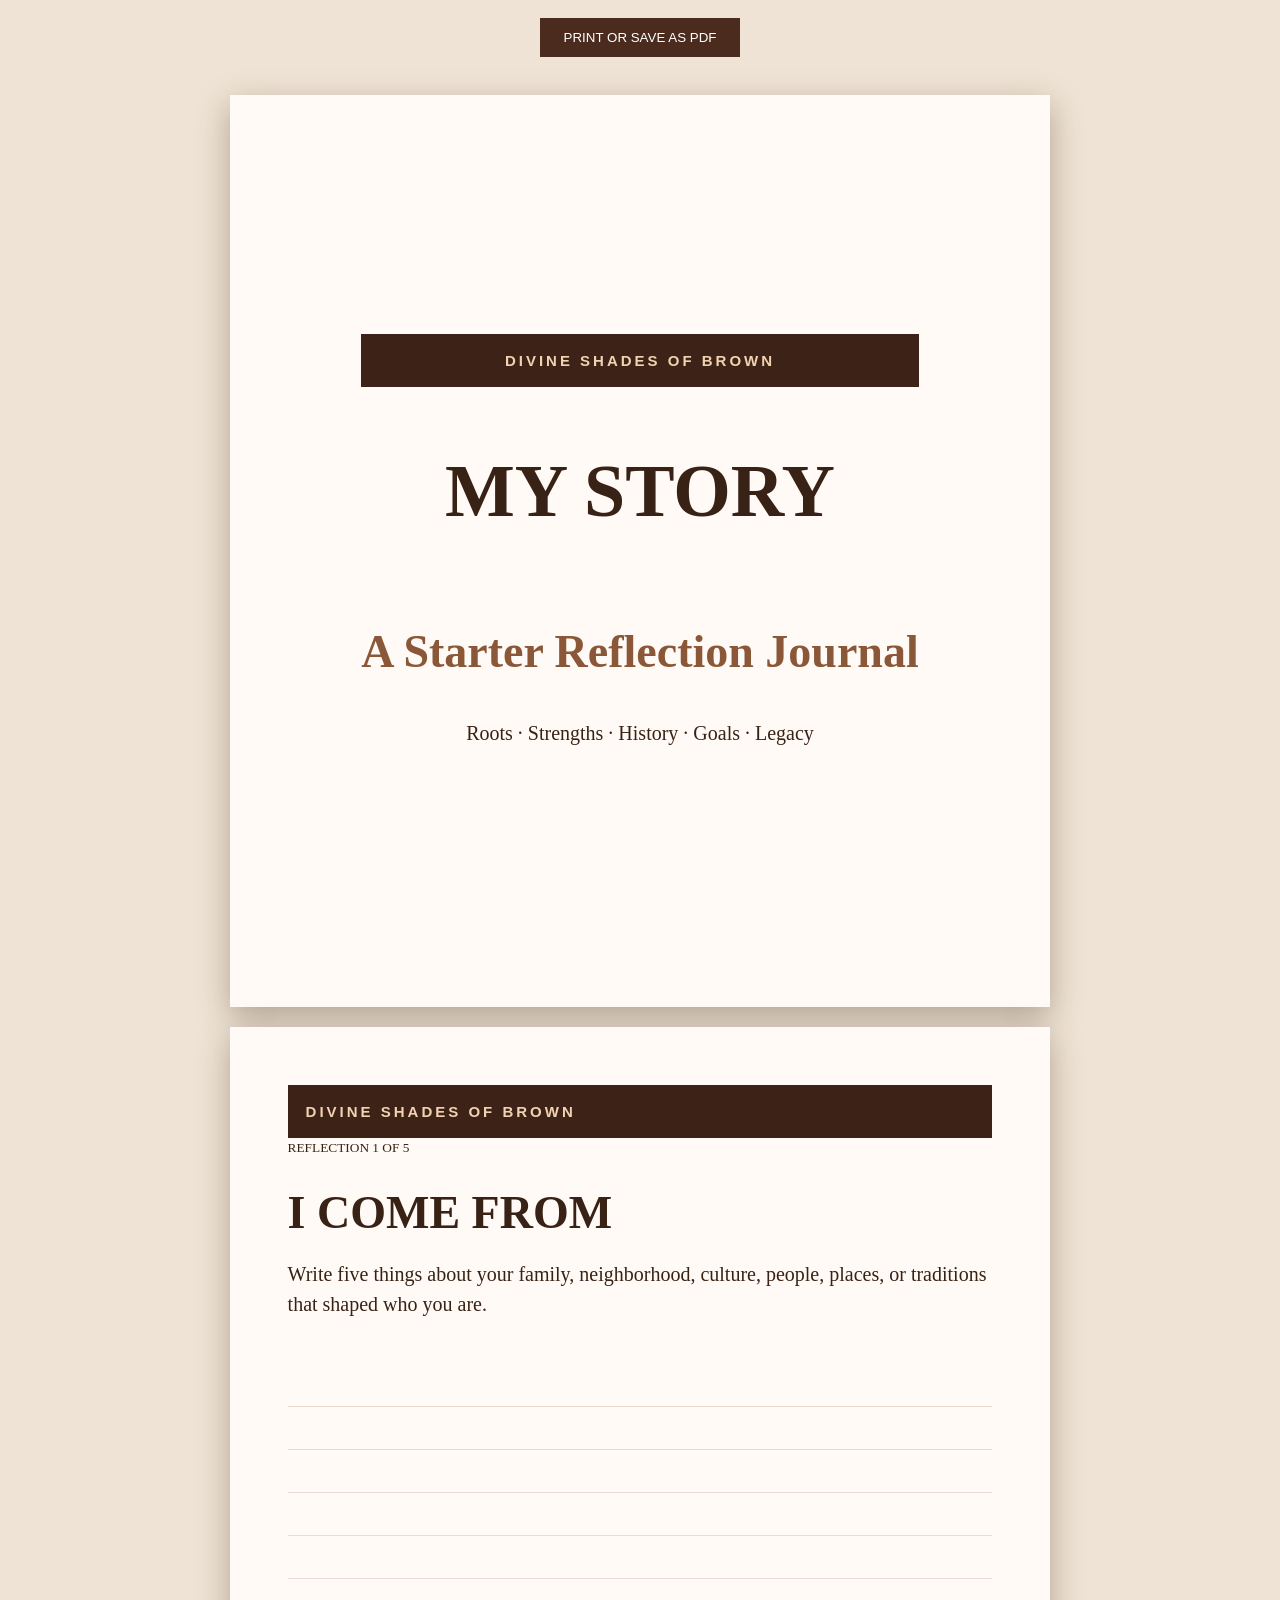
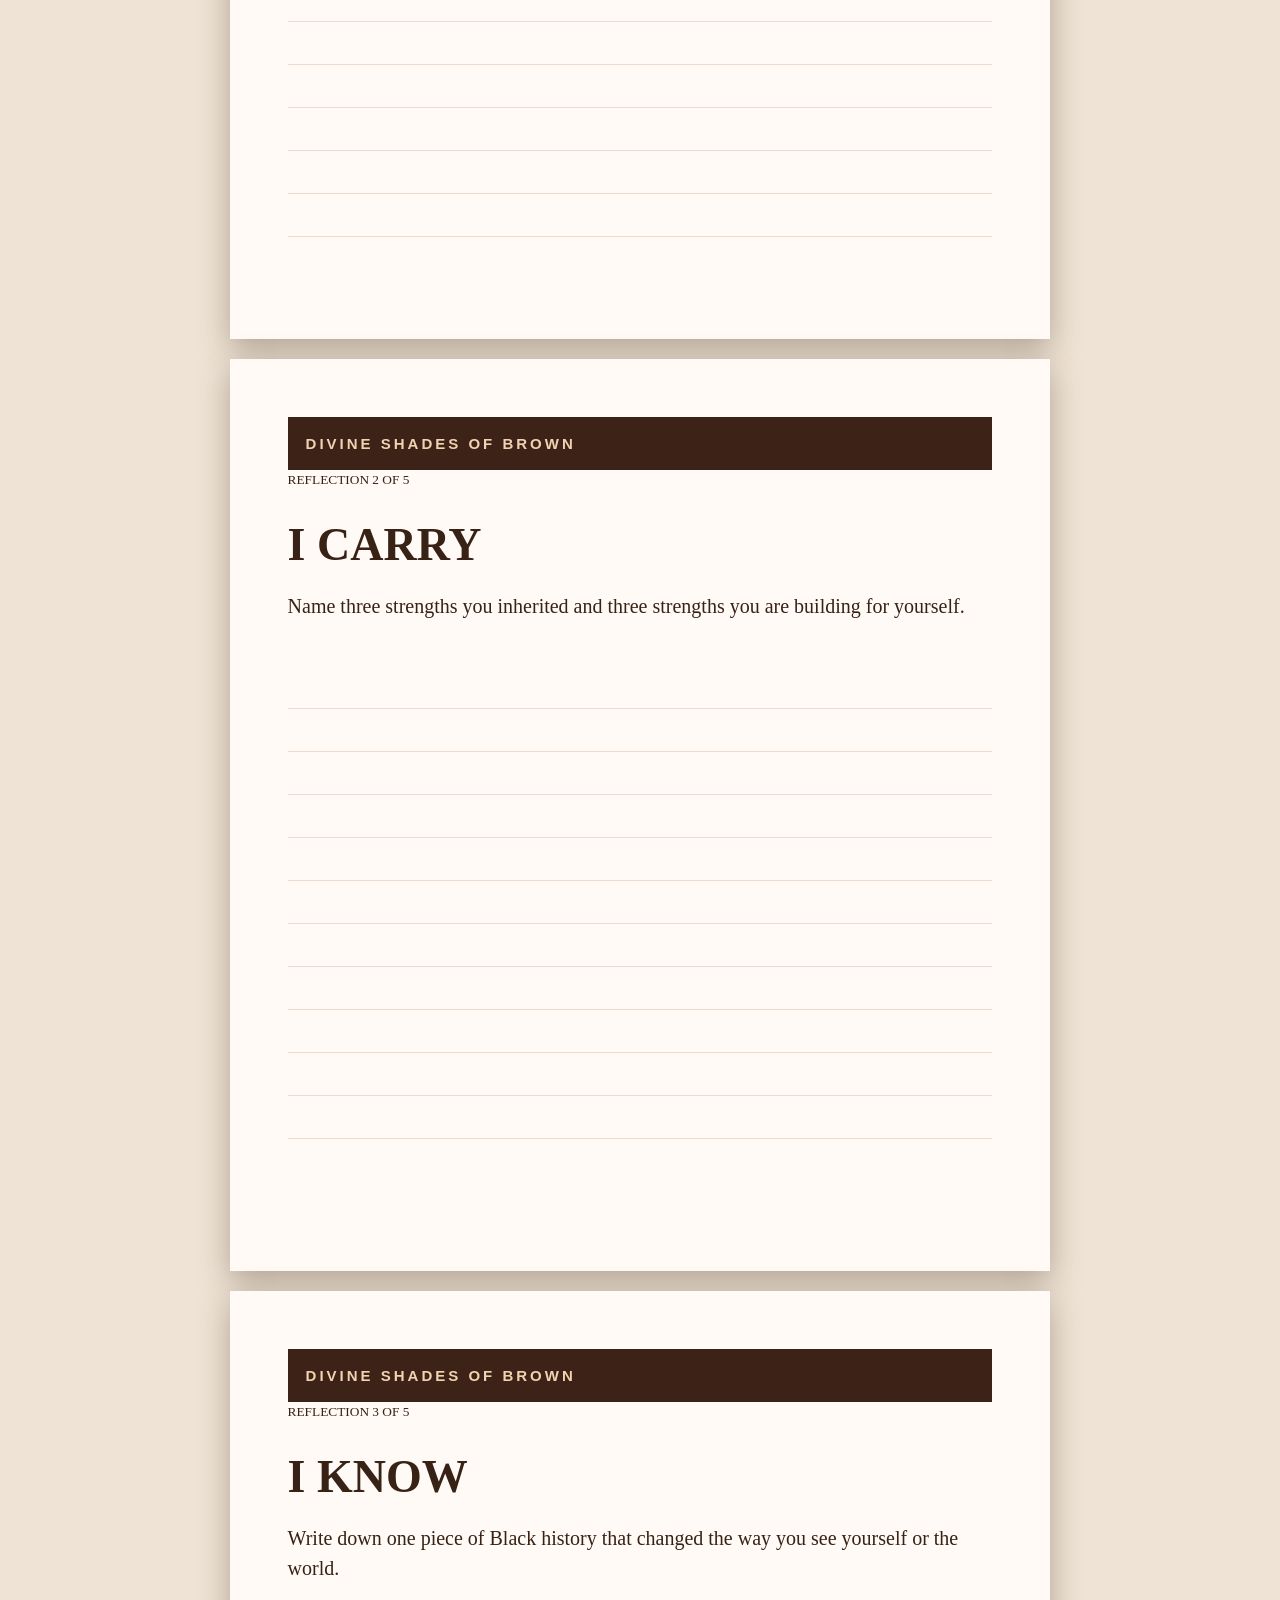
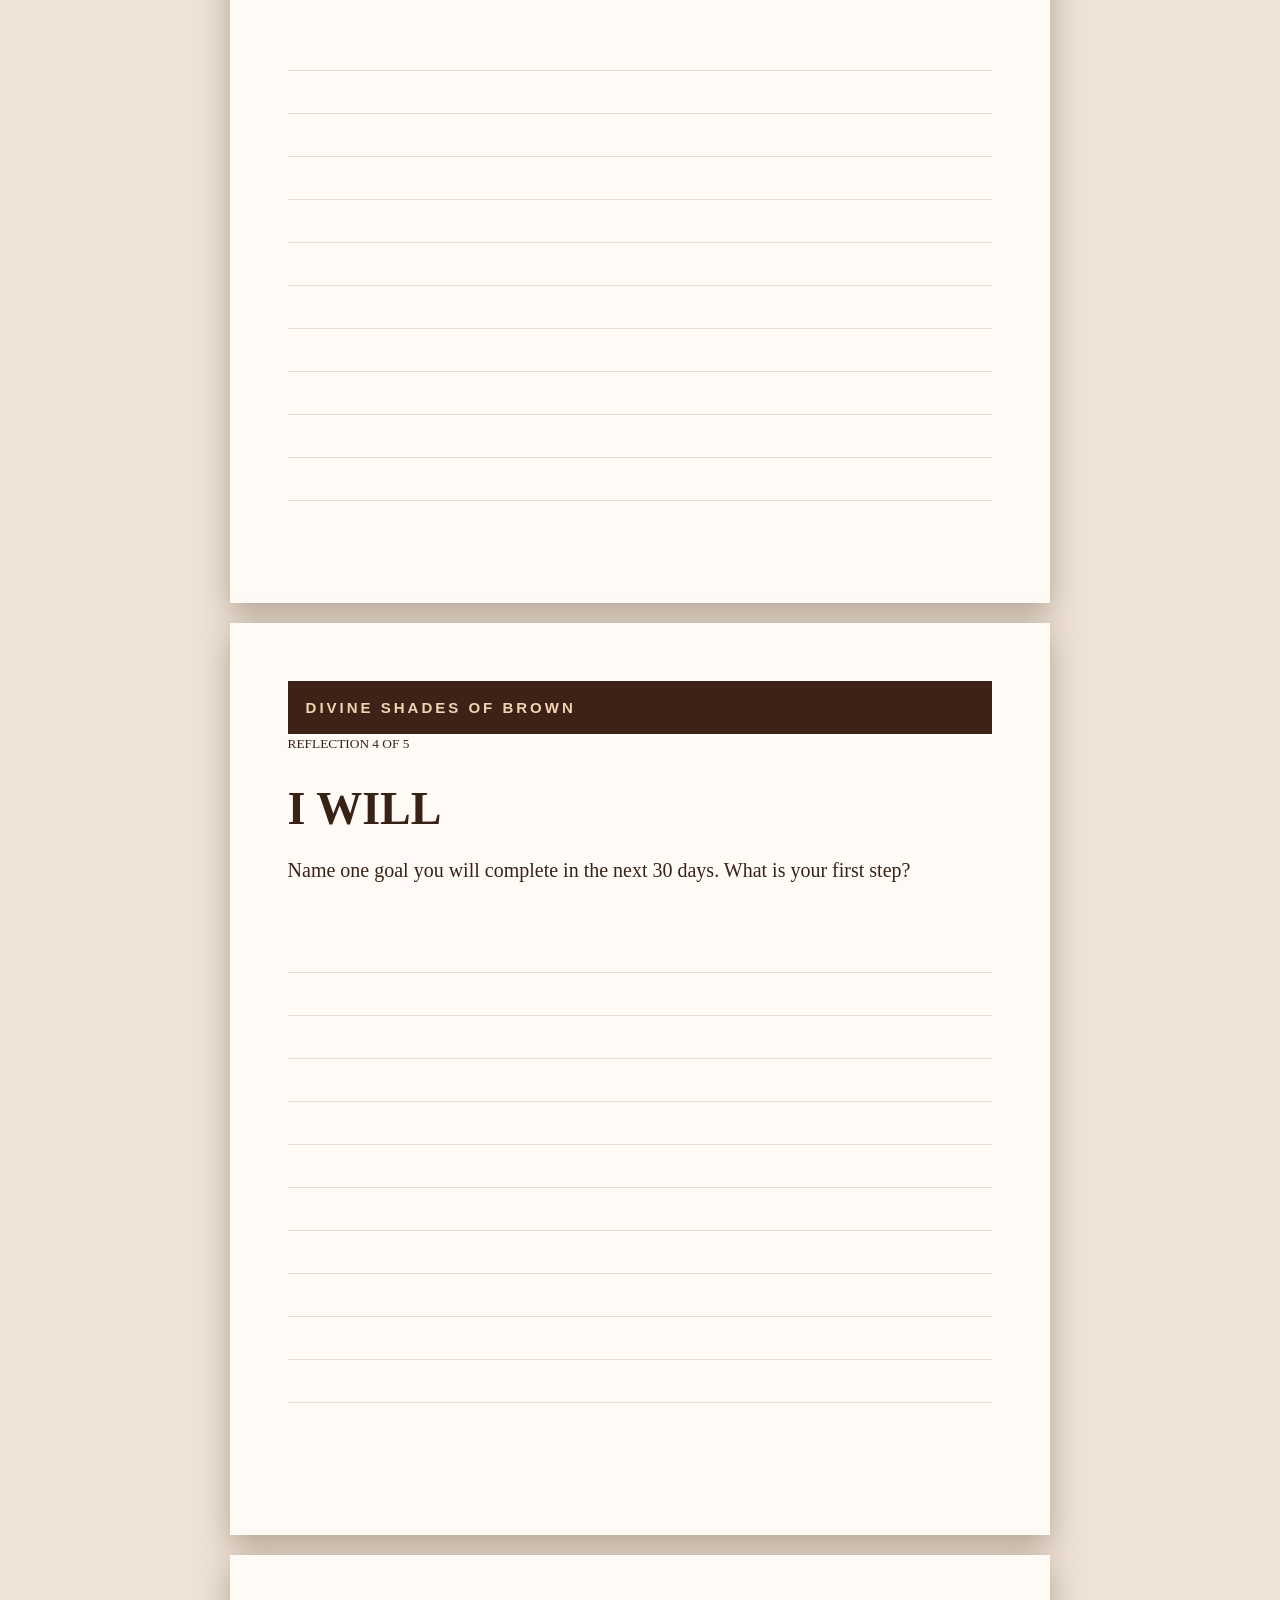
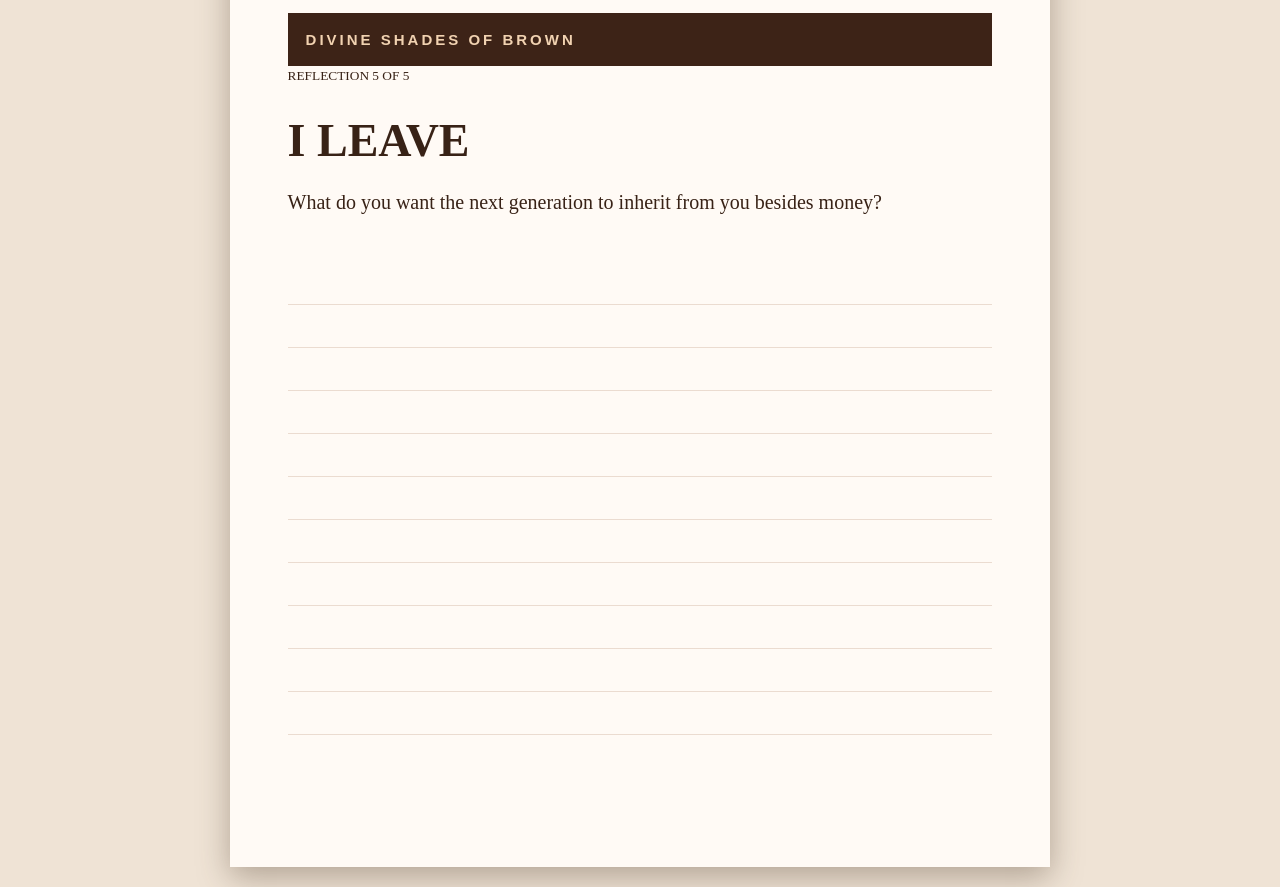
<file: assets/my-story-starter-journal.html>
<!doctype html><html lang="en"><head><meta charset="utf-8"><meta name="viewport" content="width=device-width, initial-scale=1"><title>My Story — DSB Starter Reflection Journal</title><style>body{margin:0;background:#efe3d5;color:#382216;font-family:Georgia,serif}.pages{max-width:820px;margin:auto}.page{background:#fffaf5;min-height:9.5in;padding:.6in;box-sizing:border-box;margin:20px auto;box-shadow:0 10px 30px #5436;break-after:page}.brand{background:#3d2317;color:#f1d2b1;padding:18px;font:700 15px Arial;letter-spacing:3px}.cover{display:grid;place-content:center;text-align:center}.cover h1{font-size:74px}.cover h2{font-size:28px;color:#8a5838}.page h2{font-size:46px;margin:30px 0 20px}.page p{font-size:20px;line-height:1.5}.lines{margin-top:45px;background:repeating-linear-gradient(to bottom,transparent,transparent 42px,#d7bdab 43px);height:475px}.toolbar{text-align:center;padding:18px}.toolbar button{background:#4b2b1d;color:white;padding:12px 24px;border:0;cursor:pointer}@media print{body{background:white}.toolbar{display:none}.page{margin:0;box-shadow:none;height:11in;break-after:page}}</style></head><body><div class="toolbar"><button onclick="window.print()">PRINT OR SAVE AS PDF</button></div><main class="pages"><section class="page cover"><div class="brand">DIVINE SHADES OF BROWN</div><h1>MY STORY</h1><h2>A Starter Reflection Journal</h2><p>Roots · Strengths · History · Goals · Legacy</p></section><section class="page"><div class="brand">DIVINE SHADES OF BROWN</div><small>REFLECTION 1 OF 5</small><h2>I COME FROM</h2><p>Write five things about your family, neighborhood, culture, people, places, or traditions that shaped who you are.</p><div class="lines"></div></section><section class="page"><div class="brand">DIVINE SHADES OF BROWN</div><small>REFLECTION 2 OF 5</small><h2>I CARRY</h2><p>Name three strengths you inherited and three strengths you are building for yourself.</p><div class="lines"></div></section><section class="page"><div class="brand">DIVINE SHADES OF BROWN</div><small>REFLECTION 3 OF 5</small><h2>I KNOW</h2><p>Write down one piece of Black history that changed the way you see yourself or the world.</p><div class="lines"></div></section><section class="page"><div class="brand">DIVINE SHADES OF BROWN</div><small>REFLECTION 4 OF 5</small><h2>I WILL</h2><p>Name one goal you will complete in the next 30 days. What is your first step?</p><div class="lines"></div></section><section class="page"><div class="brand">DIVINE SHADES OF BROWN</div><small>REFLECTION 5 OF 5</small><h2>I LEAVE</h2><p>What do you want the next generation to inherit from you besides money?</p><div class="lines"></div></section></main></body></html>
</file>
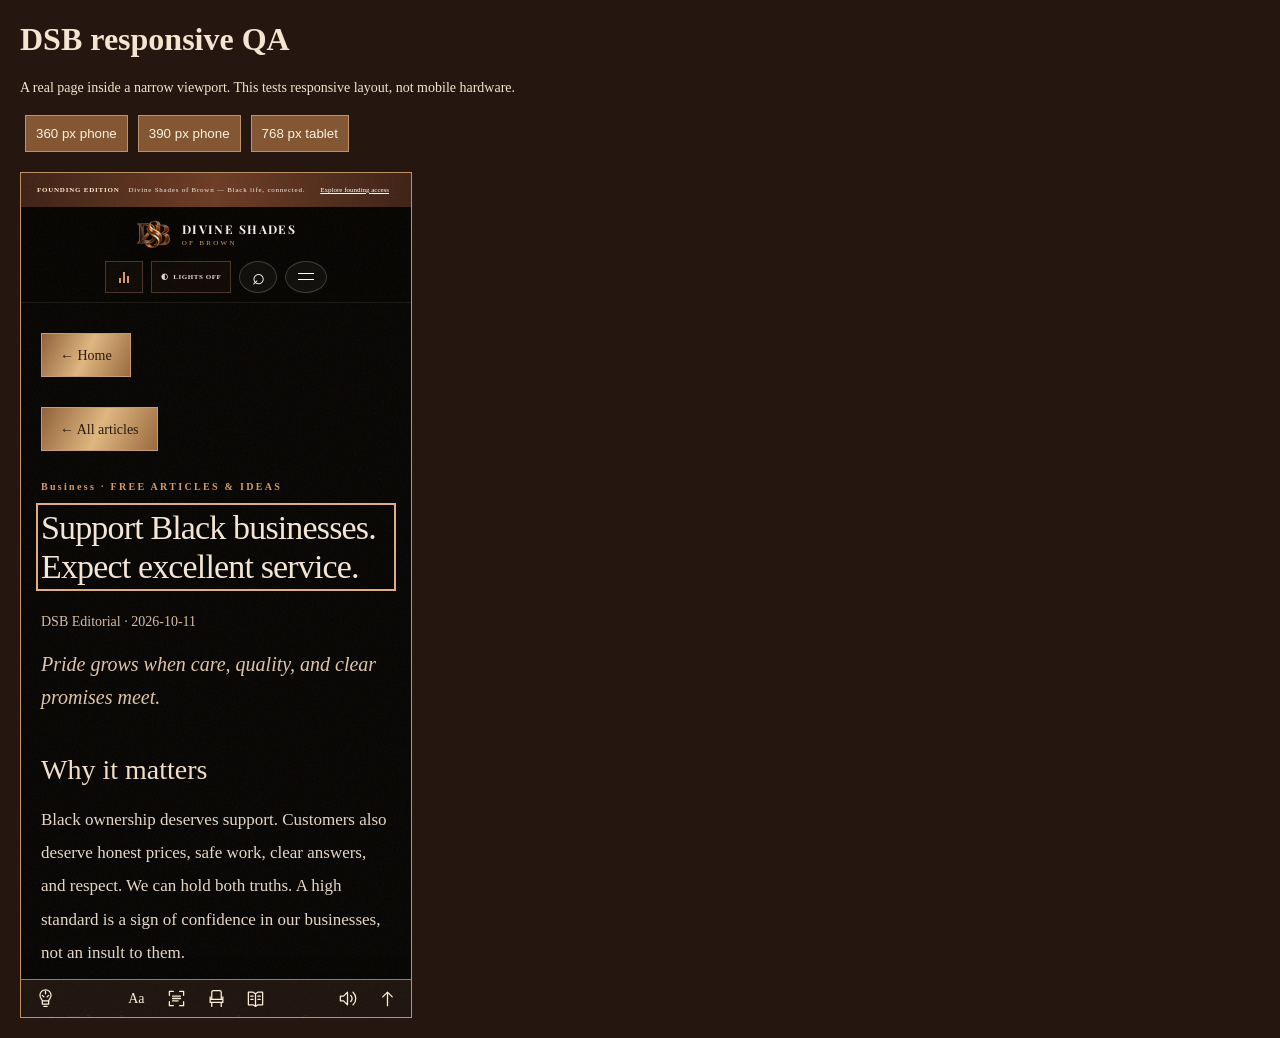
<file: qa/viewport.html>
<!doctype html><html lang="en"><meta charset="UTF-8"><meta name="robots" content="noindex,nofollow"><meta name="viewport" content="width=device-width,initial-scale=1"><title>DSB responsive QA</title><style>body{background:#25170f;color:#f4e4d1;font:16px Georgia;margin:20px}button{background:#835733;color:#fff0dd;padding:10px;border:1px solid #bd9269;margin:5px}iframe{display:block;height:844px;border:1px solid #bd9269;margin-top:15px;width:390px;max-width:100%}p{font-size:14px}</style><h1>DSB responsive QA</h1><p>A real page inside a narrow viewport. This tests responsive layout, not mobile hardware.</p><button data-width="360">360 px phone</button><button data-width="390">390 px phone</button><button data-width="768">768 px tablet</button><iframe id="viewport" src="../index.html?build=reader4#/journal/business-excellence" title="DSB viewport preview"></iframe><script>const previewURL=new URL('../index.html',location.href);previewURL.searchParams.set('build',new URLSearchParams(location.search).get('build')||'reader-final');previewURL.hash='/journal/business-excellence';document.getElementById('viewport').src=previewURL.href;document.querySelectorAll('button').forEach(b=>b.onclick=()=>document.getElementById('viewport').style.width=b.dataset.width+'px');</script></html>
</file>
<file: assets/dsb-shared-header.css>
/* Main DSB header reproduced for the standalone book hall. */
.site-header{height:78px;position:sticky;top:0;z-index:80;display:flex;align-items:center;justify-content:space-between;gap:14px;padding:0 max(24px,calc((100vw - 1400px)/2));background:#080604e8;backdrop-filter:blur(18px);border-bottom:1px solid #ffffff18;color:#f1e5d5;font-family:Arial,sans-serif}
.site-header .brand{display:flex;align-items:center;gap:12px;color:inherit;text-decoration:none;flex-shrink:0}.site-header .brand-logo{width:52px;height:52px;object-fit:contain;filter:drop-shadow(0 4px 9px #0008)}.site-header .brand strong,.site-header .brand em{display:block;font-style:normal;letter-spacing:.12em}.site-header .brand strong{font:14px Georgia;letter-spacing:.12em}.site-header .brand em{font:8px Arial;color:#c18d62;margin-top:3px;letter-spacing:.33em}
.desktop-nav{display:flex;align-items:center;gap:18px}.desktop-nav a{font:11px Arial;letter-spacing:.03em;color:#ddd3c6;text-decoration:none;white-space:nowrap}.desktop-nav a:hover,.desktop-nav a[aria-current]{color:#e8b98a}
.header-actions{display:flex;gap:9px;align-items:center}.header-tool-btn{height:34px;min-width:38px;border:1px solid #4b3528;background:#120c08cc;color:#e8d7c8;display:flex;align-items:center;justify-content:center;gap:5px;cursor:pointer;padding:0 9px;font:700 8px Arial;letter-spacing:.08em}.music-bars{display:flex;align-items:center;gap:3px;height:20px}.music-bars i{display:block;background:#c18d62;width:3px;height:16px}.music-bars i:nth-child(2){height:23px}.music-bars i:nth-child(3){height:12px}.tool-word{display:none}.icon-btn,.profile-btn,.menu-btn{border:1px solid #ffffff2e;background:#ffffff0a;color:#fff;height:38px;cursor:pointer}.icon-btn{width:38px;border-radius:50%;font:22px Georgia}.profile-btn{border-radius:99px;padding:0 17px;font:9px Arial;letter-spacing:.15em}.menu-btn{display:flex;width:38px;border-radius:50%;flex-direction:column;align-items:center;justify-content:center;gap:6px}.menu-btn span{width:18px;height:1px;background:currentColor}
.mobile-menu{position:fixed;inset:0;z-index:2100;background:linear-gradient(135deg,#29180f,#120c08);color:#f1e5d5;padding:85px max(24px,calc((100vw - 1000px)/2)) 30px;overflow:auto;transform:translateY(-105%);visibility:hidden;pointer-events:none;transition:transform .35s}.mobile-menu.open{transform:none;visibility:visible;pointer-events:auto}.mobile-menu #menuClose{position:absolute;right:24px;top:24px;font:28px Georgia;width:42px;height:42px;color:inherit;border:1px solid #a07859;background:transparent}.menu-groups{display:grid;grid-template-columns:repeat(3,minmax(0,1fr));gap:26px}.menu-group h2{font:15px Georgia;color:#caa582;letter-spacing:.08em;margin:0 0 16px}.mobile-menu a{display:flex;align-items:center;gap:12px;font:clamp(17px,2vw,23px)/1.35 Georgia;padding:12px 0;border-bottom:1px solid #6e4a313b;text-decoration:none}.menu-symbol{font-size:18px;width:24px;text-align:center;color:#d5af8b}.menu-note{font:12px/1.5 Georgia;color:#c4ab95;margin-top:24px}.menu-description{display:block;font:12px/1.5 Georgia;color:#c4ab95;margin-top:6px}.menu-copy{display:block}.menu-personalization{display:grid;gap:10px;margin-bottom:25px}.shade-options{display:flex;gap:8px}.shade-options button{background:#342216;border:1px solid #8d6345;padding:10px;color:inherit;font:22px Georgia}.shade-status{font:12px Georgia}
body[data-theme=light] .site-header{background:#efe2d3ee;color:#342317;border-color:#bda896}body[data-theme=light] .desktop-nav a{color:#493226}body[data-theme=light] .header-tool-btn,body[data-theme=light] .icon-btn,body[data-theme=light] .profile-btn,body[data-theme=light] .menu-btn{background:#f7efe5;color:#2b1b13;border-color:#bda896}body[data-theme=light] .mobile-menu{background:#f1e5d5;color:#342317}body[data-theme=light] .mobile-menu :is(h2,.menu-description,.menu-symbol,.menu-note){color:#59402c}
.book-local-nav{display:flex;gap:22px;align-items:center;justify-content:center;padding:12px 24px;border-bottom:1px solid var(--line);font-size:12px}.book-local-nav button{color:inherit;background:transparent;border:0;cursor:pointer}.search-ribbon{top:78px!important;z-index:30}.progress-track{top:78px!important}.reading-view{scroll-margin-top:160px}
@media(max-width:1180px){.desktop-nav{display:none}}@media(max-width:680px){.site-header{height:auto;min-height:96px;display:grid;grid-template-columns:1fr;padding:8px 14px;gap:7px}.site-header .brand{justify-content:center}.site-header .brand-logo{width:34px;height:34px}.site-header .brand strong{font-size:12px}.site-header .brand em{font-size:7px}.header-actions{justify-content:center;gap:8px}.profile-btn{display:none}.header-tool-btn,.icon-btn,.menu-btn{height:32px}.menu-groups{grid-template-columns:1fr;gap:20px}.mobile-menu a{padding:9px 0;font-size:19px}.book-local-nav{padding-inline:12px;gap:14px;flex-wrap:wrap}.search-ribbon,.progress-track{top:96px!important}.music-panel{top:104px!important;max-height:calc(100dvh - 116px)!important}}
@media(prefers-reduced-motion:reduce){.mobile-menu{transition:none}}
</file>
<file: assets/dsb-jukebox.css>
/* DSB's sharp-edged listening room; image-backed sections retain their own palette. */
#musicPanel{--jb-bg:#21140e;--jb-fg:#f4e5d2;--jb-muted:#cfb8a5;--jb-line:#886046;position:fixed;inset:112px 24px auto auto;width:min(660px,calc(100vw - 32px));max-height:calc(100dvh - 132px);overflow:auto;padding:24px;background:var(--jb-bg);color:var(--jb-fg);border:1px solid var(--jb-line);border-radius:0;box-shadow:0 20px 65px #0008;z-index:1250;font:16px/1.5 Georgia,serif;display:none}
#musicPanel.open{display:block;animation:jb-arrive .2s ease-out}#musicPanel [hidden]{display:none!important}
#musicPanel button,#musicPanel input,#musicPanel select{font:inherit;border-radius:0;max-width:100%}#musicPanel button{min-height:42px;padding:9px 14px;border:1px solid var(--jb-line);color:var(--jb-fg);background:linear-gradient(115deg,#4d2a19,#a76b42 42%,#8f5837 60%,#4d2a19);cursor:pointer}#musicPanel button:hover{filter:brightness(1.15)}#musicPanel button:focus-visible,#musicPanel a:focus-visible,#musicPanel input:focus-visible{outline:2px solid #d49b63;outline-offset:3px}#musicPanel button:disabled{opacity:.5;cursor:default}#musicPanel button[aria-pressed=true]{box-shadow:inset 0 0 0 2px #efc89e}
#musicPanel .jb-heading{display:flex;align-items:center;justify-content:space-between;gap:16px;margin-bottom:18px}#musicPanel .jb-heading>div{display:flex;align-items:center;gap:14px}#musicPanel .jb-heading img{width:64px;height:64px;object-fit:contain}#musicPanel h2{font:normal 30px Georgia;margin:0;color:var(--jb-fg)}#musicPanel h3{font:normal 24px Georgia;color:var(--jb-fg);margin:20px 0 8px}#musicPanel p{color:var(--jb-muted);font:15px/1.55 Georgia;margin:10px 0}#musicPanel .jb-heading button{background:none;font-size:24px;padding:0;width:42px;flex-shrink:0}#jbBack{margin-bottom:16px}
.jb-choices{display:grid;grid-template-columns:repeat(3,minmax(0,1fr));gap:9px}.jb-grid{display:grid;grid-template-columns:repeat(2,minmax(0,1fr));gap:9px}#musicPanel .jb-history{width:100%;margin:4px 0 14px;padding:16px}.jb-track-list{display:grid;gap:9px;margin:14px 0}#musicPanel .jb-track{display:block;text-align:left;background:transparent;width:100%;overflow-wrap:anywhere}#musicPanel .jb-track small{display:block;color:var(--jb-muted);font-size:13px;margin-top:4px}#musicPanel label{display:block;font-size:14px;margin:12px 0 6px}#musicPanel select,#musicPanel input:not([type=range]):not([type=file]){width:100%;padding:10px;background:var(--jb-bg);color:var(--jb-fg);border:1px solid var(--jb-line)}#musicPanel select option{background:var(--jb-bg);color:var(--jb-fg)}#musicPanel input[type=file]{width:100%;font-size:13px}#musicPanel input[type=range]{width:100%;accent-color:#a76b42}#musicPanel a{color:var(--jb-fg)}
#jbPlayer{border-top:1px solid var(--jb-line);margin-top:20px;padding-top:12px}#jbVideo:not(:empty){position:relative;aspect-ratio:16/9}#jbVideo iframe{position:absolute;inset:0;display:block;width:100%;height:100%;border:0;background:#000}#jbAudio{width:100%}.jb-transport{display:flex;flex-wrap:wrap;gap:6px;margin:12px 0}#musicPanel .jb-transport button{flex:1;padding:8px;min-width:42px;font-size:14px}.jb-sliders{display:grid;grid-template-columns:1fr 1fr;gap:12px}.jb-sliders p{grid-column:1/-1;margin:0!important}#musicPanel details{margin-top:22px;border-top:1px solid var(--jb-line);padding-top:13px}#musicPanel summary{cursor:pointer;color:var(--jb-fg);font-size:15px}#musicPanel .jb-hub{display:block;margin-top:24px;padding:16px;text-align:center;text-decoration:none;background:linear-gradient(115deg,#4d2a19,#a76b42,#4d2a19);color:#fff0dc;border:1px solid var(--jb-line)}#musicPanel .jb-credit{display:flex;align-items:center;justify-content:center;gap:9px;font:11px/1.6 Georgia;color:var(--jb-muted);margin-top:20px}#musicPanel .jb-credit img{width:29px;height:29px;object-fit:contain}.jb-mini-head{display:none}
#musicPanel.minimized{display:block;inset:auto 16px 16px auto;width:min(300px,calc(100vw - 32px));padding:9px;max-height:50dvh;overflow:auto}#musicPanel.minimized>:not(#jbPlayer){display:none!important}#musicPanel.minimized #jbPlayer{border:0;margin:0;padding:0}#musicPanel.minimized #jbPlayer>:not(.jb-mini-head):not(#jbNow):not(#jbVideo):not(#jbAudio){display:none}#musicPanel.minimized .jb-mini-head{display:flex;justify-content:space-between;gap:8px}#musicPanel.minimized .jb-mini-head button{background:none;font-size:12px;min-height:32px;padding:4px 8px}#musicPanel.minimized #jbNow{font-size:12px}
body[data-theme=light] #musicPanel{--jb-bg:#e5d3be;--jb-fg:#2c1a10;--jb-muted:#4e3423;--jb-line:#9d7659}body[data-theme=light] #musicPanel button{color:#fff1dc}body[data-theme=light] #musicPanel .jb-heading button,body[data-theme=light] #musicPanel .jb-mini-head button,body[data-theme=light] #musicPanel .jb-track{color:#2c1a10}body[data-theme=light] .mobile-menu{background:#e5d3be;color:#2c1a10;border-color:#a58063}body[data-theme=light] .mobile-menu a,body[data-theme=light] .mobile-menu h2,body[data-theme=light] .mobile-menu .menu-close{color:#2c1a10}body[data-theme=light] .mobile-menu .menu-note,body[data-theme=light] .mobile-menu .menu-symbol{color:#5b3d28}body[data-theme=light] .mobile-menu .menu-close{border-color:#9d7659}
body[data-theme=light]{background:#e9dbc9}body[data-theme=light] .mission,body[data-theme=light] .resources-section,body[data-theme=light] .membership-section,body[data-theme=light] .member-value-section{background:#e9dbc9}body[data-theme=light] .action-card p,body[data-theme=light] .membership-section>p,body[data-theme=light] .member-value-head p,body[data-theme=light] .member-grid p,body[data-theme=light] .member-grid article li,body[data-theme=light] .resource-copy>p{color:#503a2b}
body[data-theme=light] .site-header .icon-btn,body[data-theme=light] .site-header .profile-btn,body[data-theme=light] .site-header .menu-btn{color:#2c1a10;border-color:#9d7659;background:#ddc7af}body[data-theme=light] .site-header .menu-btn span{background:#2c1a10}body[data-theme=light] .announcement{color:#f6e7d4}
/* Keep copy cream when the surface remains a dark photograph, illustration, or dark card. */
body[data-theme=light] .hero{color:#f6e7d4}body[data-theme=light] .hero-copy h1,body[data-theme=light] .hero-copy .eyebrow{color:#f6e7d4}body[data-theme=light] .hero-copy p{color:#e0cbb7}body[data-theme=light] .hero-copy h1 em{color:#d8a879}body[data-theme=light] .hero-copy label,body[data-theme=light] .hero-links button,body[data-theme=light] .scroll-cue{color:#f6e7d4}body[data-theme=light] .travel-overlay,body[data-theme=light] .front{color:#f6e7d4}body[data-theme=light] .featured-plan{color:#f6e7d4!important}body[data-theme=light] .featured-plan p,body[data-theme=light] .featured-plan li{color:#ddc6b1!important}
@keyframes jb-arrive{from{opacity:0;transform:translateY(-5px)}to{opacity:1;transform:none}}@media(max-width:600px){#musicPanel{top:100px;right:16px;padding:18px;max-height:calc(100dvh - 116px)}#musicPanel h2{font-size:26px}.jb-choices{gap:6px}#musicPanel .jb-choices button{font-size:13px;padding:10px 4px}.jb-sliders{grid-template-columns:1fr;gap:0}}@media(prefers-reduced-motion:reduce){#musicPanel.open{animation:none}}

body[data-theme=light] :is(.mission,.resources-section,.membership-section,.member-value-section) h2 em{background:none;color:#754729}body[data-theme=light] :is(.access-tunnel>article,.member-preview,.lifebook-section){color:#f6e7d4}body[data-theme=light] :is(.access-tunnel,.member-preview,.lifebook-section) h3{color:#f6e7d4}body[data-theme=light] .access-tunnel p,body[data-theme=light] .access-tunnel ul,body[data-theme=light] .member-preview p{color:#ddc6b1}

/* Motivation collection only; shared categories retain their existing layouts. */
#musicPanel .jb-taglines{margin:10px 0 20px}#musicPanel .jb-taglines p{font-size:12px;letter-spacing:.045em;font-weight:normal;line-height:1.65;margin:0 0 5px;color:var(--jb-fg)}#musicPanel .jb-taglines small{font-size:13px;color:var(--jb-muted)}
#musicPanel .jb-motivation-grid{display:grid;grid-template-columns:repeat(2,minmax(0,1fr));gap:16px}.jb-motivation-card{min-width:0;border:1px solid var(--jb-line);padding:12px;display:flex;flex-direction:column;gap:9px;overflow-wrap:anywhere}#musicPanel .jb-motivation-card img{width:100%;height:auto;aspect-ratio:16/9;object-fit:cover;background:#24130c}#musicPanel .jb-motivation-card h4{font:normal 23px/1.25 Georgia,serif;color:var(--jb-fg);margin:2px 0}#musicPanel .jb-motivation-card p{font:normal 14px/1.55 Georgia,serif;color:var(--jb-muted);margin:0}#musicPanel .jb-motivation-card .jb-motivation-title{font-size:16px;line-height:1.45;color:var(--jb-fg)}#musicPanel .jb-motivation-card small{font:normal 12px/1.5 Georgia,serif;color:var(--jb-muted)}.jb-motivation-actions{display:flex;flex-wrap:wrap;align-items:center;gap:10px;margin-top:auto;padding-top:7px}#musicPanel .jb-motivation-actions button{min-height:44px;padding:10px 15px}#musicPanel .jb-motivation-actions a{color:var(--jb-fg);font:normal 12px/1.5 Georgia,serif;text-underline-offset:3px;padding:8px 0}.jb-motivation-search{display:block;margin:20px 0 10px;font:normal 14px/1.5 Georgia,serif}.jb-motivation-search input{display:block;width:100%;margin-top:6px;box-sizing:border-box}.jb-motivation-count{font-size:13px!important}.jb-motivation-pager{display:flex;gap:10px;margin-top:16px}#musicPanel .jb-motivation-pager button:disabled{opacity:.55;cursor:default}.jb-motivation-card:focus-within{outline:2px solid var(--jb-fg);outline-offset:2px}@media(max-width:600px){#musicPanel .jb-motivation-grid{grid-template-columns:1fr}#musicPanel .jb-motivation-card h4{font-size:22px}}


/* Focused selections replace the browsing grid, preserving it for Back. */
#musicPanel .jb-choices{grid-template-columns:repeat(2,minmax(0,1fr))}
#musicPanel.player-focused .jb-taglines,#musicPanel.player-focused .jb-personal,#musicPanel.player-focused .jb-credit,#musicPanel.player-focused .jb-hub{display:none}
#musicPanel.player-focused #jbPlayer{margin-top:0;padding-top:0;border-top:0}#musicPanel.player-focused .jb-heading{margin-bottom:12px}#musicPanel.player-focused .jb-heading img{width:36px;height:36px}#musicPanel.player-focused .jb-heading h2{font-size:23px}#musicPanel #jbNow{font:21px/1.3 Georgia;color:var(--jb-fg);margin:12px 0}
#musicPanel #jbContext{margin:20px 0 4px;padding:14px;border:1px solid var(--jb-line)}#musicPanel #jbContext>summary{cursor:pointer;font:17px Georgia;color:var(--jb-fg)}#musicPanel #jbLesson p{line-height:1.7;font-size:15px}.jb-context-reactions{display:flex;gap:7px;flex-wrap:wrap}#musicPanel .jb-context-reactions button{font-size:12px;padding:8px}
.jb-movie-grid{display:grid;grid-template-columns:repeat(2,minmax(0,1fr));gap:14px;margin:18px 0}.jb-movie-card{padding:12px;min-width:0;border:1px solid var(--jb-line)}.jb-movie-card img{display:block;width:100%;height:auto;aspect-ratio:16/9;object-fit:cover;margin-bottom:10px}.jb-movie-card small{display:block;font:12px/1.5 Georgia;color:var(--jb-muted)}#musicPanel .jb-movie-card .jb-film-title{text-align:left;width:100%;background:transparent;border:0;padding:8px 0;font:20px/1.3 Georgia}#musicPanel .jb-movie-card p{font-size:14px}.jb-movie-filters{display:grid;grid-template-columns:1fr 1fr;gap:12px;align-items:end}.jb-movie-filters label{margin:0!important}.jb-movie-filters input{margin-top:6px}
/* Minimized video stays in the corner; restore, pause and stop remain available. */
#musicPanel.minimized{display:block;inset:auto 16px 16px auto;width:min(340px,calc(100vw - 32px));max-height:min(390px,70dvh);padding:12px;overflow:auto;z-index:1250}#musicPanel.minimized> :not(#jbPlayer){display:none!important}#musicPanel.minimized #jbPlayer{display:block;margin:0;padding:0;border:0}#musicPanel.minimized #jbVideo{display:block!important}#musicPanel.minimized #jbNow{font-size:14px}#musicPanel.minimized #jbContext,#musicPanel.minimized .jb-sliders,#musicPanel.minimized #jbSource{display:none}#musicPanel.minimized .jb-mini-head{display:flex;justify-content:space-between;gap:6px}#musicPanel.minimized .jb-transport button{font-size:12px;min-height:34px;padding:6px}#musicPanel.minimized :is(#jbPrev,#jbNext,#jbShuffle,#jbRepeat){display:none}
@media(max-width:600px){.jb-movie-grid{grid-template-columns:1fr}.jb-movie-filters{grid-template-columns:1fr}#musicPanel.open{max-height:calc(100dvh - 116px)}}

#musicPanel.minimized #jbPlayer .jb-transport{display:flex!important}body[data-theme=light] #musicPanel .jb-film-title{color:var(--jb-fg)}
</file>
<file: assets/dsb-menu-refinements.css>
/* Focused menu, membership and reaction refinements. */
.mobile-menu .menu-membership,#membership .member-grid .membership-action,#membership .art-membership .dsb-silver{box-sizing:border-box;position:relative;isolation:isolate;display:flex;align-items:center;justify-content:center;gap:0;width:100%;height:auto;min-height:64px;padding:16px 18px;border:1px solid #dfba83;border-radius:0;background:linear-gradient(115deg,#a87340 0%,#d6a76d 34%,#f4d7a2 49%,#c59154 67%,#a87340 100%);background-size:180% 100%;color:#28180b!important;text-align:center;text-decoration:none;font:normal 16px/1.4 Georgia,serif;letter-spacing:.025em;white-space:normal;overflow-wrap:normal;word-break:normal;overflow:hidden;cursor:pointer;animation:none;transition:transform .2s ease,box-shadow .2s ease}
.mobile-menu .menu-membership::before,#membership .member-grid .membership-action::before,#membership .art-membership .dsb-silver::before{content:none}
.mobile-menu .menu-membership::after,#membership .member-grid .membership-action::after,#membership .art-membership .dsb-silver::after{content:'';position:absolute;z-index:-1;inset:-50% auto -50% -60%;width:40%;background:linear-gradient(90deg,transparent,#fff1cdcc,transparent);transform:skewX(-25deg);pointer-events:none;animation:dsb-gold-sweep 5s ease-in-out infinite}
.mobile-menu .menu-membership:hover,#membership .member-grid .membership-action:hover,#membership .art-membership .dsb-silver:hover{transform:translateY(-3px);box-shadow:0 8px 22px #b27b3e40}
.mobile-menu .menu-membership:hover::after,#membership .member-grid .membership-action:hover::after,#membership .art-membership .dsb-silver:hover::after{animation-duration:1.2s}
.mobile-menu .menu-membership:focus-visible,#membership .member-grid .membership-action:focus-visible,#membership .art-membership .dsb-silver:focus-visible{outline:3px solid #e4b575;outline-offset:4px}
.mobile-menu .menu-membership{margin:8px 0 14px;min-height:68px;font:italic 36px/1.15 'Brush Script MT','Segoe Script',cursive;letter-spacing:0;padding:14px 20px;justify-content:center}
#membership .member-grid article{transform:none!important}
#membership .member-grid article:first-child{background:#ead8c1!important;color:#281a12;border-color:#d6b58e}
#membership .member-grid article:first-child :is(p,li,small,.membership-includes){color:#483022}
#membership .member-grid article.featured-plan{background:linear-gradient(145deg,#8a6549,#6d4934)!important;color:#fff1e1;box-shadow:0 15px 40px #0003}
#membership .member-grid article.featured-plan :is(p,li,small,.membership-includes){color:#fff1e1}
#membership .member-grid article:nth-child(3){background:#20140f!important;color:#f8ebdd}
#membership .member-grid article:nth-child(3) :is(p,li,small,.membership-includes){color:#eedfce}
#membership .member-actions{margin-top:auto;display:grid;grid-template-rows:minmax(64px,auto) 42px;gap:10px;flex-shrink:0;min-width:0}
#membership .member-grid .membership-action{margin:0;align-self:stretch;font-size:15px;line-height:1.4;letter-spacing:.025em;min-height:64px}
#membership .member-actions small{font:normal 13px/1.5 Georgia,serif;display:block;padding:0 2px;letter-spacing:0}
#membership .art-membership .dsb-silver{width:min(100%,360px)}
.menu-personalization{position:relative;display:grid;grid-template-columns:1fr auto;gap:10px 20px;align-items:center;border:1px solid #bd936551;background:linear-gradient(120deg,#8c60302e,transparent);padding:22px 24px;margin:0 0 14px;color:#f5e5d0}
.menu-personalization::before{content:'';position:absolute;left:24px;top:-1px;width:70px;height:2px;background:#e0af73}
.menu-personalization h2{font:italic 29px/1.2 Georgia,serif;margin:0 0 7px;color:inherit}
.menu-personalization p{font:normal 14px/1.5 Georgia,serif;margin:0;color:#ddc5aa}
.shade-preview{font-size:38px;line-height:1;filter:drop-shadow(0 3px 9px #0003)}
.shade-options{grid-column:1/-1;display:flex;gap:10px;flex-wrap:wrap;margin-top:6px}
.shade-options button{width:48px;height:48px;padding:4px;border:1px solid #aa7d5080;background:#4c321c66;border-radius:50%;font-size:25px;cursor:pointer;display:grid;place-items:center;transition:transform .18s,border-color .18s}
.shade-options button[aria-pressed=true]{border:2px solid #e7bd83;outline:2px solid #be854737;outline-offset:3px;background:#c7955b36}
.shade-options button:hover{transform:translateY(-2px)}
.shade-options button:focus-visible,.dsb-reactions button:focus-visible{outline:3px solid #d9a66b;outline-offset:4px}
.menu-personalization .shade-status{grid-column:1/-1;min-height:21px;font-size:12px}
body[data-theme=light] .menu-personalization{color:#382418;background:linear-gradient(120deg,#e3ccb1,#f3e5d3);border-color:#a4774f}
body[data-theme=light] .menu-personalization p{color:#68482e}
body[data-theme=light] .shade-options button{background:#f0dec9;border-color:#9d7651}
.dsb-reactions{max-width:640px;margin:36px 0 0;padding:20px 24px;border:1px solid #a3764d66;background:#9c6b3830;color:#f5e5d1;font:normal 15px/1.6 Georgia,serif}
.dsb-reactions h3{font:italic 23px/1.3 Georgia,serif;color:inherit;margin:0 0 6px}
.dsb-reactions p{font:normal 14px/1.6 Georgia,serif!important;color:inherit!important;margin:0 0 12px}
.reaction-options{display:flex;align-items:center;gap:12px;flex-wrap:wrap}
.reaction-options button{display:inline-flex;align-items:center;justify-content:center;gap:8px;min-height:46px;padding:9px 13px;background:#3d2617;color:#f5e5d1;border:1px solid #b18760;border-radius:0;font:normal 14px/1.4 Georgia,serif;cursor:pointer}
.reaction-options button span{font-size:22px}
.reaction-options button[aria-pressed=true]{background:#deb882;color:#2b1b0f;box-shadow:inset 0 0 0 1px #f3d7ab}
.dsb-reactions .reaction-status{margin:12px 0 3px;min-height:23px}
.dsb-reactions .reaction-note{font-size:12px!important;margin:0;opacity:.9}
.dsb-reactions .reaction-reset{display:inline-block;border:0;background:none;color:inherit;text-decoration:underline;font:normal 12px Georgia;cursor:pointer;padding:8px 0;margin-left:14px}
.dsb-reactions a{color:inherit;text-underline-offset:3px}
body[data-theme=light] .dsb-reactions{background:#e7d5bd;color:#3a291c;border-color:#a77c52}
body[data-theme=light] .reaction-options button{background:#f5e6d3;color:#3a291c}
body[data-theme=light] .reaction-options button[aria-pressed=true]{background:#d6ae78;color:#25180d}
@keyframes dsb-gold-sweep{0%,25%{left:-60%}60%,100%{left:140%}}
@media(max-width:600px){.menu-personalization{padding:18px 16px;gap:10px}.menu-personalization h2{font-size:25px}.shade-options{gap:8px}.shade-options button{width:44px;height:44px;font-size:24px}.mobile-menu .menu-membership{font-size:34px}.dsb-reactions{padding:18px}.reaction-options{gap:8px}.reaction-options button{font-size:13px;padding:8px 10px}}
@media(prefers-reduced-motion:reduce){.mobile-menu .menu-membership,#membership .member-grid .membership-action,#membership .art-membership .dsb-silver,.shade-options button{transition:none;transform:none!important}.mobile-menu .menu-membership::after,#membership .member-grid .membership-action::after,#membership .art-membership .dsb-silver::after{animation:none;display:none}}

/* Image-free dark cards keep their cream type even inside a light membership page. */
#membership .member-grid article:nth-child(3) :is(h3,strong,em,p,li,small,.membership-includes){color:#eedfce!important}
#membership .member-grid article.featured-plan :is(h3,strong,em,p,li,small,.membership-includes){color:#fff1e1!important}
#membership .art-membership{background:linear-gradient(115deg,#261810,#402619)!important;color:#f6e7d4}
#membership .art-membership :is(h3,strong,p,li,small){color:#f6e7d4!important}
/* The Passport accordion needs one grid child so its route introductions never collide. */
#passportPanel>.passport-content{min-height:0;overflow:hidden}
#passportPanel .passport-route-intro,#passportPanel .passport-collection,#passportPanel .passport-destinations{border:0;padding:0;background:transparent;margin:0}
#passportPanel .passport-route-intro{margin:0 0 22px}
#passportPanel .passport-route-intro>b,#passportPanel .passport-collection>b{font:600 13px/1.6 Georgia,serif;letter-spacing:.08em;color:#362418;margin:0 0 9px}
#passportPanel .passport-route-intro>span,#passportPanel .passport-collection>span{font:normal 16px/1.7 Georgia,serif;color:#594331;margin:0 0 16px;position:static;overflow-wrap:break-word}
#passportPanel .passport-destinations{display:grid;grid-template-columns:repeat(2,minmax(0,1fr));gap:14px;margin-top:18px}
#passportPanel .passport-destination{margin:0;padding:18px 16px;border-left:2px solid #a2764e;background:#e2d4c4;min-width:0}
#passportPanel .passport-destination>b{font:600 21px/1.35 Georgia,serif;letter-spacing:.015em;color:#372417;margin:0 0 9px}
#passportPanel .passport-destination>span{font:normal 14px/1.65 Georgia,serif;color:#5c4837;margin:0;position:static}
#travel .travel-photo{background:linear-gradient(0deg,#160b06d9,transparent 62%),url('dsb-passport-art.webp') center center/cover no-repeat}
#travel .travel-overlay :is(strong,span,small){color:#fff0df!important}
#travel .travel-overlay small{line-height:1.45}
@media(max-width:620px){#passportPanel .passport-destinations{grid-template-columns:1fr}#travel .travel-overlay strong{font-size:clamp(46px,14vw,62px);line-height:1.05}}

/* Compact navigation preference: no promotional panel or experience cards. */
.mobile-menu .menu-personalization{display:flex;flex-wrap:wrap;gap:10px 14px;padding:10px 14px;margin:0 0 14px;min-height:0}
.mobile-menu .menu-personalization h2{font:normal 13px/1.3 Georgia,serif;margin:0;white-space:nowrap;letter-spacing:.04em}
.mobile-menu .menu-personalization .shade-options{display:flex;gap:7px;margin:0;grid-column:auto}
.mobile-menu .menu-personalization .shade-options button{width:32px;height:32px;font-size:19px;padding:0}
.mobile-menu .menu-personalization .shade-status{position:absolute;width:1px;height:1px;min-height:0;padding:0;margin:-1px;overflow:hidden;clip-path:inset(50%);white-space:nowrap}


/* Music expansion and theme-matched pickers, including Android. */
.dsb-native-select{position:absolute!important;width:1px!important;height:1px!important;padding:0!important;margin:-1px!important;clip-path:inset(50%)!important;overflow:hidden!important;opacity:0!important;pointer-events:none!important}
body{--dsb-picker-bg:#24160f;--dsb-picker-fg:#f6e7d4;--dsb-picker-border:#98714f;--dsb-picker-active:#6b442b}
body[data-theme=light]{--dsb-picker-bg:#ecddca;--dsb-picker-fg:#332014;--dsb-picker-border:#9d7659;--dsb-picker-active:#d5b38d}
body .dsb-select-trigger,#musicPanel .dsb-select-trigger{display:flex;justify-content:space-between;align-items:center;gap:12px;width:100%;min-width:0;max-width:100%;min-height:44px;padding:10px 13px;border:1px solid var(--dsb-picker-border);border-radius:0;background:var(--dsb-picker-bg);color:var(--dsb-picker-fg);font:15px/1.45 Georgia,serif;text-align:left;cursor:pointer;animation:none;overflow-wrap:anywhere}
.dsb-select-trigger::after{content:'⌄';margin-left:auto;flex-shrink:0}.dsb-select-trigger:disabled{opacity:.55;cursor:default}
body .dsb-select-dialog{position:fixed;inset:0;width:min(540px,calc(100vw - 32px));max-height:82dvh;padding:20px;border:1px solid var(--dsb-picker-border);border-radius:4px;background:var(--dsb-picker-bg);color:var(--dsb-picker-fg);box-shadow:0 18px 60px #0007;font:17px/1.5 Georgia,serif;overflow:auto}
.dsb-select-dialog::backdrop{background:#130c08aa}.dsb-select-head{display:flex;align-items:center;justify-content:space-between;gap:16px;position:sticky;top:-20px;background:var(--dsb-picker-bg);padding:14px 0;z-index:1}.dsb-select-head h2{font:normal 24px/1.2 Georgia,serif;margin:0}.dsb-select-head button{background:var(--dsb-picker-active);border:1px solid var(--dsb-picker-border);border-radius:0;color:var(--dsb-picker-fg);font:16px Georgia;padding:10px;cursor:pointer;white-space:nowrap}
.dsb-select-dialog input{width:100%;background:var(--dsb-picker-bg);border:1px solid var(--dsb-picker-border);color:var(--dsb-picker-fg);font:16px Georgia;padding:12px;margin:0 0 12px}.dsb-select-dialog input::placeholder{color:var(--dsb-picker-fg);opacity:.7}
.dsb-select-options{display:grid;gap:2px}.dsb-select-options button{display:block;width:100%;min-height:48px;text-align:left;padding:12px 14px;border:0;border-bottom:1px solid var(--dsb-picker-border);background:var(--dsb-picker-bg);color:var(--dsb-picker-fg);font:17px/1.5 Georgia,serif;cursor:pointer;white-space:normal}.dsb-select-options button[aria-selected=true],.dsb-select-options button:hover{background:var(--dsb-picker-active)}.dsb-select-options button[aria-selected=true]::after{content:' ✓';float:right}.dsb-select-options button:disabled{opacity:.5}.dsb-select-dialog :is(button,input):focus-visible,.dsb-select-trigger:focus-visible{outline:2px solid #bc8753;outline-offset:3px}
#musicPanel #jbBack{position:sticky;top:-24px;z-index:3;display:block;margin:0 0 16px;background:var(--jb-bg);color:var(--jb-fg);box-shadow:0 3px 0 var(--jb-line)}
#musicPanel .jb-speeches{margin-top:16px}#musicPanel .jb-catalog-card{border:1px solid var(--jb-line);padding:12px}#musicPanel .jb-catalog-card .jb-track{margin:0;padding:5px 0;border:0;box-shadow:none;animation:none}
#musicPanel .jb-top-ten-label{display:block;font:12px/1.4 Georgia,serif;color:var(--jb-muted);letter-spacing:.04em}#musicPanel .jb-ranking-reason{font-size:14px;margin:9px 0;line-height:1.55}#musicPanel .jb-save-ten{font-size:12px;padding:7px 10px;min-height:36px;margin-top:10px}#musicPanel .jb-list-modes{display:flex;gap:8px;flex-wrap:wrap;margin:16px 0}#musicPanel .jb-list-modes button{flex:1;font-size:13px;min-width:130px}#musicPanel .jb-see-more{background:none;color:var(--jb-fg);border:0;padding:8px 0;font-size:14px;text-decoration:underline;text-underline-offset:4px;animation:none;box-shadow:none}#musicPanel .jb-artist-spotlight{margin:16px 0}#musicPanel .jb-artist-spotlight img{width:100%;max-height:220px;object-fit:cover}#musicPanel figcaption{font:13px/1.5 Georgia;color:var(--jb-muted);margin-top:7px}
.mobile-menu .menu-membership{min-height:46px!important;height:auto;padding:7px 16px!important;font:normal 32px/1.05 'Great Vibes','Palatino Linotype',cursive!important;letter-spacing:0}
body [data-travel-open].dsb-silver{position:relative;isolation:isolate;overflow:hidden;border:1px solid #c39465;background:linear-gradient(115deg,#4d2a19,#a76b42 48%,#4d2a19);background-size:180% 100%;color:#fff0dc;box-shadow:0 8px 18px #3d241d33;animation:dsb-travel-float 4s ease-in-out infinite;font-family:Georgia,serif;transition:box-shadow .2s}
body [data-travel-open].dsb-silver::after{content:'';position:absolute;z-index:-1;inset:-50% auto -50% -60%;width:40%;background:linear-gradient(90deg,transparent,#ffe9bfaa,transparent);transform:skewX(-25deg);animation:dsb-gold-sweep 5s ease-in-out infinite;pointer-events:none}
body [data-travel-open].dsb-silver:hover{animation:dsb-travel-bounce .75s ease-in-out infinite;box-shadow:0 10px 28px #a76b4266}body [data-travel-open].dsb-silver:hover::after{animation-duration:1.2s}
@keyframes dsb-travel-float{0%,100%{transform:translateY(0) rotate(0)}50%{transform:translateY(-3px) rotate(.3deg)}}@keyframes dsb-travel-bounce{0%,100%{transform:translateY(-2px) rotate(0)}25%{transform:translateY(-5px) rotate(-.6deg)}65%{transform:translateY(-3px) rotate(.6deg)}}
@media(max-width:600px){#musicPanel #jbBack{top:-18px}.mobile-menu .menu-membership{font-size:30px!important}.dsb-select-dialog{padding:16px}}
@media(prefers-reduced-motion:reduce){body [data-travel-open].dsb-silver,body [data-travel-open].dsb-silver:hover{animation:none;transform:none}body [data-travel-open].dsb-silver::after{animation:none}}

body[data-theme] #musicPanel .dsb-select-trigger{color:var(--dsb-picker-fg);background:var(--dsb-picker-bg)}


/* A clear introduction, with no decorative rule crossing the shade hands. */
.mobile-menu .menu-personalization{display:grid!important;grid-template-columns:1fr;gap:10px;align-items:start;padding:18px 0 24px;margin-bottom:22px;border-top:0!important}
.mobile-menu .menu-personalization h2{margin:0!important;padding:0!important;border:0!important;line-height:1.4;font:18px Georgia;color:inherit}
.mobile-menu .menu-personalization h2::before,.mobile-menu .menu-personalization h2::after{display:none!important}
.mobile-menu .shade-intro p{font:12px/1.5 Georgia;color:inherit;opacity:.8;margin:4px 0 0}.mobile-menu .shade-options{margin:0;flex-wrap:wrap}.mobile-menu .shade-options button{width:44px;height:44px;display:grid;place-items:center;padding:5px;font-size:25px}.mobile-menu .shade-status{margin:0;min-height:18px}
.commerce-tabs{display:flex;flex-wrap:wrap;gap:10px;margin:24px 0}.commerce-tabs button{min-height:44px;padding:12px 18px;font:15px Georgia;color:#f7e6ce;border:1px solid #b58960;background:#2e1e13;cursor:pointer}.commerce-tabs button.active{background:linear-gradient(115deg,#603b23,#ab7145,#603b23);color:#fff4df;box-shadow:0 4px 13px #0004}.merchant-profile summary{cursor:pointer;font:15px Georgia;color:inherit}.merchant-profile p{font-size:14px;line-height:1.6}.merchant-profile a{display:inline-block;margin-top:8px}.commerce-actions{display:block}
body[data-theme=light] .commerce-tabs button{color:#342317;background:#f2e6d6}body[data-theme=light] .commerce-tabs button.active{color:#fff3df;background:#795032}
@media(max-width:680px){body .site-header{height:auto;min-height:96px;display:grid;grid-template-columns:1fr;padding:8px 14px;gap:7px}body .site-header .brand{justify-content:center}body .site-header .brand-logo{width:34px;height:34px}body .header-actions{justify-content:center;gap:8px}body .header-actions :is(.header-tool-btn,.icon-btn,.menu-btn){height:32px}body .music-panel{top:104px;max-height:calc(100dvh - 116px)}.commerce-tabs{gap:7px}.commerce-tabs button{padding:10px 12px;font-size:14px}}
</file>
<file: assets/reader-comfort.css>
/* Scoped to this article only. */
body.ie-reader #page-tools{min-height:42px;padding:5px 14px calc(5px + env(safe-area-inset-bottom));gap:8px}
body.ie-reader #page-tools .reader-utilities{gap:5px}
body.ie-reader #page-tools .reader-utilities>button{width:30px;height:30px;font-size:15px;flex-shrink:0}
body.ie-reader #page-tools .light-toggle{height:30px!important;min-width:65px;font-size:11px!important}
body.ie-reader #page-tools .read-bar button{height:30px!important}
body.ie-reader #page-tools button:focus-visible{outline:2px solid #e0e0e0;outline-offset:2px}
#ie-comfort-panel{position:absolute;bottom:calc(100% + 8px);left:50%;transform:translateX(-50%);width:min(360px,calc(100vw - 24px));max-height:calc(100dvh - 160px);overflow:auto;overscroll-behavior:contain;padding:18px;border:1px solid #777;border-radius:16px;background:linear-gradient(135deg,#252525,#080808);color:#eee;box-shadow:0 -8px 35px #0008;font:14px/1.6 Georgia,serif;box-sizing:border-box;color-scheme:dark}
#ie-comfort-panel .comfort-panel-head{display:flex;align-items:center;justify-content:space-between;gap:12px;margin-bottom:14px}
#ie-comfort-panel h2{margin:0;font:20px/1.3 Georgia,serif;color:inherit}
#ie-comfort-panel p{font:12px/1.6 Georgia,serif;color:inherit;margin:10px 0}
#ie-comfort-panel button{padding:8px 12px;margin:4px 3px;min-height:36px;font:13px Georgia,serif}
#ie-comfort-panel .comfort-panel-head button{border-radius:50%;min-width:32px;padding:4px;font-size:20px;margin:0}
#ie-comfort-panel .comfort-grid{display:grid;grid-template-columns:1fr 1fr;gap:5px}
#ie-comfort-panel button[aria-pressed=true]{outline:2px solid #eee;outline-offset:2px}
#ie-comfort-panel label{display:block;margin:12px 0;font:13px Georgia,serif;color:inherit}
#ie-comfort-panel input[type=range]{display:block;width:100%;margin:12px 0 4px;accent-color:#bbb}
#ie-comfort-panel input[type=checkbox]{margin-right:8px;accent-color:#bbb}
#ie-comfort-panel select,#ie-comfort-panel textarea{display:block;width:100%;margin-top:8px;padding:10px;border:1px solid #888;border-radius:8px;background:#151515;color:inherit;font:14px/1.6 Georgia,serif;box-sizing:border-box}
#ie-comfort-panel textarea{resize:vertical;min-height:110px}
#ie-comfort-panel .comfort-status{min-height:1.6em}
body.ie-reader.lights-on #ie-comfort-panel,body.ie-reader[data-comfort-shade=warm] #ie-comfort-panel,body.ie-reader[data-comfort-shade=gray] #ie-comfort-panel{background:var(--paper);color:var(--text);color-scheme:light;border-color:#888}
body.ie-reader:not([data-comfort-shade=off]) #ie-comfort-panel :is(select,textarea){background:#ffffff55;color:var(--text)}
body.ie-reader[data-comfort-shade=warm]{--paper:#e9dfcc;--text:#322b23;--muted:#514639;--ink:#322b23;--copy:#514639;--edge:#b8aa94;color-scheme:light}
body.ie-reader[data-comfort-shade=gray]{--paper:#dce1df;--text:#253330;--muted:#43524e;--ink:#253330;--copy:#43524e;--edge:#a8b4af;color-scheme:light}
body.ie-reader:is([data-comfort-shade=warm],[data-comfort-shade=gray]) main{color:var(--text)!important}
body.ie-reader:is([data-comfort-shade=warm],[data-comfort-shade=gray]) main :is(p,li,.eyebrow){color:var(--muted)}
body.ie-reader [data-dsb-reader-root]{max-width:min(100%,var(--comfort-width,720px))}
body.ie-reader [data-dsb-reader-root] .reader-paragraph{font-family:var(--comfort-font,Georgia,serif);font-size:calc(18px * var(--comfort-size,1));line-height:var(--comfort-leading,1.95)}
body.comfort-focus [data-dsb-reader-root] .reader-paragraph{opacity:.35;transition:opacity .2s}
body.comfort-focus [data-dsb-reader-root] .reader-paragraph.comfort-current,body.comfort-focus [data-dsb-reader-root] .reader-paragraph.read-active{opacity:1}
body.comfort-focus [data-dsb-reader-root] .reader-paragraph.comfort-current{box-shadow:-3px 0 var(--copy);padding-left:14px}
.comfort-breath{width:116px;height:116px;border:1px solid #999;border-radius:50%;display:grid;place-items:center;margin:24px auto;background:radial-gradient(circle,#ffffff20,#ffffff05);transition:transform 4s ease-in-out;transform:scale(.85);font:15px Georgia,serif}
.comfort-breath.inhale{transform:scale(1.08)}
body.comfort-still :is(.record-logo,.visual-dot,.visual-bar){animation:none!important}
body.comfort-still :is(button,a),body.comfort-still .comfort-breath{animation:none!important;transition:none!important}
body.comfort-still .comfort-breath{transform:none!important}
@media(max-width:600px){body.ie-reader #page-tools{padding-inline:6px;gap:3px}body.ie-reader #page-tools .reader-utilities{gap:3px}body.ie-reader #page-tools .reader-utilities>button{width:26px;height:30px;font-size:13px}body.ie-reader #page-tools .read-bar{gap:3px!important}body.ie-reader #page-tools #read-play{gap:3px;min-width:54px!important;padding:4px!important}body.ie-reader #page-tools #read-label{font-size:9px}body.ie-reader #page-tools .light-toggle{min-width:58px;padding:4px 6px!important;font-size:10px!important}body.ie-reader [data-dsb-reader-root] .reader-paragraph{font-size:calc(17px * var(--comfort-size,1))}}
@media(prefers-reduced-motion:reduce){.comfort-breath{transform:none!important;transition:none!important}body.comfort-focus [data-dsb-reader-root] .reader-paragraph{transition:none}}

body.ie-reader:is([data-comfort-shade=warm],[data-comfort-shade=gray]) ::highlight(read-word){color:var(--text);background:#0002;text-shadow:none}
body.ie-reader:is([data-comfort-shade=warm],[data-comfort-shade=gray]) ::highlight(read-passage){background:#0001}
body.ie-reader:not([data-comfort-shade=off]) [data-dsb-reader-root] .read-active{outline-color:#555!important;box-shadow:0 0 8px #0002!important}

/* Seven recognizable icons, with all options inside one centered panel. */
body.ie-reader #page-tools{padding:4px 14px calc(4px + env(safe-area-inset-bottom));min-height:44px;gap:8px}
body.ie-reader #page-tools .reader-utilities{gap:8px;margin-inline:auto}
body.ie-reader #page-tools .reader-right{display:flex;gap:8px}
body.ie-reader #page-tools :is(.light-toggle,.reader-utilities>button,.reader-right>button){position:relative!important;width:34px!important;height:34px!important;min-width:34px!important;padding:7px!important;border-radius:50%;display:grid;place-items:center;font-size:14px!important}
#page-tools svg{width:18px;height:18px;fill:none;stroke:currentColor;stroke-width:1.5;stroke-linecap:round;stroke-linejoin:round}
body.ie-reader #page-tools .read-aloud{position:static!important;inset:auto!important;background:none!important;color:inherit!important;max-width:none!important;width:100%;border:0!important}
body.ie-reader #page-tools #read-settings{position:static!important;inset:auto!important;width:100%!important;padding:0!important;background:transparent!important;border:0!important;box-shadow:none!important;box-sizing:border-box;color:inherit!important}
body.ie-reader #page-tools #read-settings h2{display:none}
body.ie-reader #page-tools #read-settings :is(label,p){color:inherit!important}
body.ie-reader #page-tools #read-settings select{color:inherit!important;background:transparent!important}
body.ie-reader #page-tools #read-settings button{padding:8px 12px;font:13px Georgia,serif;min-height:36px}
body.ie-reader #page-tools .read-bar{gap:8px!important;margin:4px 0 16px;justify-content:flex-start}
body.ie-reader #page-tools .read-bar button{height:36px!important;padding:8px 14px!important;font-size:13px!important}
body.ie-reader #page-tools .read-bar #read-play{min-width:88px!important}
body.ie-reader #page-tools #read-options{display:none!important}
body.ie-reader #page-tools #read-symbol{display:none}
body.ie-reader #page-tools #read-label{font-size:13px!important}
body.ie-reader [data-dsb-reader-root] .reader-paragraph{font-family:var(--comfort-font,Georgia,serif)!important;font-size:calc(18px * var(--comfort-size,1))!important;line-height:var(--comfort-leading,1.95)!important;scroll-margin-top:120px}
body.ie-reader .comfort-still *,body.ie-reader.comfort-still :is(.article-visual *,.design-interlude::after,.record-logo,.mission-card){animation:none!important;transition:none!important}
#ie-comfort-panel #break-visual{width:100%;height:180px;display:grid;place-items:center;margin:12px 0}
#break-visual svg{width:180px;height:170px;stroke:currentColor;stroke-width:2;fill:none}
#break-visual .lung-lobe{transform-box:fill-box;transform-origin:center;transition:transform var(--breath-seconds,4s) ease-in-out;fill:#aaa3;stroke:#bbb}
#break-visual.inhale .lung-lobe{transform:scale(1.1)}
#break-visual.exhale .lung-lobe{transform:scale(.91)}
#break-visual .air-path{stroke-dasharray:4 7;opacity:.6}
#break-visual.inhale .air-path{animation:air-in 1.5s linear infinite}
#break-visual.exhale .air-path{animation:air-in 1.5s linear infinite reverse}
#break-visual .shoulder-arms{transform-origin:90px 65px;animation:shoulder-release 5s ease-in-out infinite}
#break-visual .hand-fingers{animation:hand-release 5s ease-in-out infinite;transform-origin:90px 100px}
#break-visual .walker{animation:walk-gently 2.5s ease-in-out infinite alternate}
#break-instruction{text-align:center;font:18px/1.5 Georgia,serif!important;min-height:3em}
#break-clock{display:block;text-align:center;font:13px Georgia,serif;color:inherit}
#break-visual.eye-rest{opacity:.35}
#break-controls{display:flex;flex-wrap:wrap;justify-content:center;gap:4px}
#page-tools button[data-playing=true]{box-shadow:0 0 12px #fff9;outline:1px solid #ddd}
.ie-tooltip{position:fixed;z-index:1000;pointer-events:none;background:#ddd;color:#171717;padding:5px 9px;border-radius:7px;font:11px/1.4 Georgia,serif;box-shadow:0 3px 12px #0005;max-width:220px;text-align:center}
@keyframes air-in{to{stroke-dashoffset:-22}}
@keyframes shoulder-release{50%{transform:translateY(7px)}}
@keyframes hand-release{50%{transform:scale(.87)}}
@keyframes walk-gently{to{transform:translateX(12px)}}
@media(max-width:600px){body.ie-reader #page-tools{padding-inline:8px;gap:6px}body.ie-reader #page-tools .reader-utilities,body.ie-reader #page-tools .reader-right{gap:6px}body.ie-reader #page-tools :is(.light-toggle,.reader-utilities>button,.reader-right>button){width:32px!important;min-width:32px!important;height:34px!important;padding:7px!important}body.ie-reader [data-dsb-reader-root] .reader-paragraph{font-size:calc(17px * var(--comfort-size,1))!important}}
@media(prefers-reduced-motion:reduce){#break-visual *{animation:none!important;transition:none!important;transform:none!important}}
body.comfort-still #break-visual *{animation:none!important;transition:none!important;transform:none!important}
#break-visual.break-paused *{animation-play-state:paused!important;transition:none!important}
#ie-comfort-panel .break-source{font:11px/1.6 Georgia,serif;text-decoration:underline;color:inherit}
</file>
<file: assets/read-aloud.css>
.read-aloud{position:fixed;right:20px;bottom:calc(18px + env(safe-area-inset-bottom));z-index:45;max-width:calc(100vw - 32px);border:1px solid #8694a9;border-radius:18px;background:#202d40;color:#f1f4f9;box-shadow:0 8px 28px #0006,0 0 18px #8da4c520;font:13px/1.5 Georgia,serif}.read-bar{display:flex;align-items:center;padding:5px;gap:2px}.read-bar button{height:40px;min-width:40px;padding:6px 10px;border:0;background:transparent;border-radius:12px;color:inherit;display:flex;gap:9px;align-items:center;justify-content:center;font:14px Georgia,serif}.read-bar button:hover,.read-bar button:focus-visible{background:#ffffff18}.read-bar #read-play{background:linear-gradient(120deg,#bac2d0,#f4f5f8,#aeb9ca);color:#141c29;min-width:117px}.read-aloud [hidden]{display:none!important}.read-aloud #read-settings{width:275px;padding:8px 18px 18px;border-top:1px solid #79869b50}.read-aloud h2{font:21px Georgia,serif;margin:12px 0}.read-aloud label{display:block;margin:12px 0 5px}.read-aloud select{width:100%;background:#101928;color:#fff;border:1px solid #697b94;border-radius:8px;padding:8px;font-size:13px}.read-aloud #read-here{margin-top:14px;width:100%;border:1px solid #8da1bd;border-radius:9px;padding:9px;background:#ffffff10;color:#fff;font:13px Georgia,serif}.read-aloud p{font:12px/1.7 Georgia,serif;color:#d1dcec;margin:14px 0 0}.read-active{outline:1px solid var(--learning-accent,#7a9dc8);outline-offset:6px;background:color-mix(in srgb,var(--learning-accent,#7a9dc8) 12%,transparent);border-radius:4px}.article-page.lights-on .read-aloud{background:#e1e7ef;color:#172233}.article-page.lights-on .read-aloud p{color:#33465d}.article-page.lights-on .read-aloud select{background:#fafbfd;color:#172233}.article-page.lights-on .read-aloud #read-here{color:#172233}.article-page main{padding-bottom:100px}.site-footer{padding-bottom:90px}@media(max-width:750px){.read-aloud{right:12px;bottom:calc(12px + env(safe-area-inset-bottom))}.read-bar button{height:38px;padding:6px 8px}.read-bar #read-play{min-width:107px}}

/* Follow spoken words without changing the page's text or links. */
::highlight(read-word){color:#fff;background-color:#ffffff26;text-shadow:0 0 5px #ffffff80}
::highlight(read-passage){background-color:#ffffff12}
body.lights-on ::highlight(read-word){color:#171717;background-color:#c8c8c8;text-shadow:none}
body.lights-on ::highlight(read-passage){background-color:#00000012}
body .read-active{outline:1px solid #a8a8a866;outline-offset:5px;background:transparent!important;border-radius:4px}
.read-aloud .read-follow{display:flex;align-items:center;gap:8px;font:12px Georgia,serif}
.read-aloud .read-follow input{width:16px;height:16px;accent-color:#ccc}
#page-tools #read-settings p{color:#ddd!important}
#page-tools #read-settings select{background:#080808!important;color:#eee!important;border-color:#777!important;font-family:Georgia,serif}

body [data-dsb-reader-root] .read-active{outline:1px solid #fff!important;outline-offset:5px;box-shadow:0 0 9px #ffffff70,0 0 22px #ffffff25,inset 0 0 8px #ffffff12!important;background:transparent!important;border-radius:5px}
</file>
<file: assets/page-tools.css>
/* One thin reading/theme bar follows the page and stops above the footer. */
#page-tools[hidden]{display:none!important}
#page-tools{position:fixed;inset:auto 0 0;bottom:var(--tools-footer-offset,0px);z-index:55;display:flex;align-items:center;justify-content:space-between;gap:12px;min-height:36px;padding:4px 16px calc(4px + env(safe-area-inset-bottom));background:#000;color:#ddd;border-top:1px solid #ffffff38;box-shadow:0 -4px 18px #0005}
#page-tools .light-toggle{position:static!important;inset:auto!important;padding:4px 10px!important;height:26px!important;font-size:10px!important;line-height:1!important;margin:0}
#page-tools .read-aloud{position:relative!important;inset:auto!important;max-width:none!important;margin:0!important;border:0!important;border-radius:0!important;box-shadow:none!important;background:transparent!important}
#page-tools .read-bar{padding:0!important;gap:4px!important;border:0;background:transparent}
#page-tools .read-bar button{height:26px!important;min-width:26px!important;padding:4px 6px!important;font-size:10px!important}
#page-tools .read-bar #read-play{min-width:54px!important}
#page-tools #read-settings{position:absolute;bottom:36px!important;top:auto!important;right:0!important;width:min(250px,calc(100vw - 32px))!important;background:#000!important;color:#eee!important;border:1px solid #777;border-radius:12px;padding:16px;box-shadow:0 -8px 30px #0008}
body:has(#page-tools) main{padding-bottom:42px}
@media(max-width:600px){#page-tools{padding-left:12px;padding-right:12px}}

#page-tools button{font-family:Georgia,serif;background:linear-gradient(110deg,#8b939f,#e5e9f1 32%,#fff 49%,#b4bdcb 76%,#dce3ed);color:#111621;border:1px solid #edf0f8;border-radius:16px}

#page-tools{gap:6px}
#page-tools .reader-utilities{display:flex;gap:4px;margin-left:auto;margin-right:auto}
#page-tools .reader-utilities button{width:26px;height:26px;padding:2px;font:12px Georgia,serif}
#page-tools .reader-utility-popup{position:absolute;bottom:calc(100% + 8px);left:50%;transform:translateX(-50%);width:min(270px,calc(100vw - 24px));padding:12px;background:#000;border:1px solid #aaa;border-radius:12px;box-shadow:0 0 20px #fff2;font:13px Georgia,serif}
#page-tools .reader-utility-popup[hidden]{display:none!important}
#page-tools .reader-utility-popup p{margin:4px 0 10px;color:#eee}
#page-tools .reader-utility-popup button{padding:6px 9px;margin:3px;font:12px Georgia,serif}
@media(max-width:360px){#page-tools{padding-inline:6px;gap:4px}#page-tools .reader-utilities{gap:3px}}
</file>
<file: assets/dsb-comfort-brand.css>
/* DSB brand adapter for the approved seven-control Reading & Comfort Bar. */
#page-tools{background:#21150ff5;color:#fff0dc;border-color:#a9774e;z-index:95;backdrop-filter:blur(12px)}
body.ie-reader #page-tools{justify-content:center;gap:clamp(8px,5vw,70px);padding-inline:16px}
body.ie-reader #page-tools .reader-utilities{gap:clamp(8px,5vw,70px);margin:0}
body.ie-reader #page-tools .reader-right{gap:clamp(8px,5vw,70px)}
body.ie-reader #page-tools :is(.light-toggle,.reader-utilities>button,.reader-right>button){border-radius:0;border:1px solid #c99b6b;background:linear-gradient(115deg,#482818,#805232 48%,#482818);color:#fff3df;box-shadow:0 3px 8px #0004;transition:transform .2s,box-shadow .2s;background-size:200% 100%;width:36px!important;min-width:36px!important;height:34px!important}
body.ie-reader #page-tools :is(.light-toggle,.reader-utilities>button,.reader-right>button):is(:hover,:focus-visible){transform:translateY(-3px);box-shadow:0 5px 13px #ba805866;animation:dsb-reader-shimmer 1.4s ease-in-out infinite}
#page-tools [data-tooltip]::after{content:attr(data-tooltip);position:absolute;bottom:calc(100% + 9px);left:50%;transform:translateX(-50%);padding:5px 9px;white-space:nowrap;background:#f3e6d3;color:#342317;border:1px solid #ac805b;font:12px Georgia;opacity:0;pointer-events:none}
#page-tools [data-tooltip]:is(:hover,:focus-visible)::after{opacity:1}
#ie-comfort-panel{position:fixed;bottom:auto;top:50%;left:50%;transform:translate(-50%,-50%);width:min(420px,calc(100vw - 24px));max-height:calc(100dvh - 160px);border-radius:2px;background:linear-gradient(135deg,#342116,#1c110c);color:#f5e6d0;border-color:#ac805b;box-shadow:0 18px 70px #0009;z-index:110;font-family:Georgia,serif}
#ie-comfort-panel[hidden],#page-tools .read-aloud[hidden]{display:none!important}
#ie-comfort-panel button{background:linear-gradient(115deg,#482818,#805232,#482818);border:1px solid #c09670;border-radius:0;color:#fff1df}
#ie-comfort-panel .comfort-panel-head button{border-radius:0}
#ie-comfort-panel :is(select,textarea){border-radius:0;background:#26190f;color:#f4e7d5;border-color:#ad805e}
#ie-comfort-panel input{accent-color:#92572f}
#page-tools :is(button,input,select,textarea,a):focus-visible{outline:3px solid #f0c27c!important;outline-offset:3px}
body.ie-reader:not([data-comfort-shade=off]) #page-tools{background:#f3e8d8f5;color:#342317}
body.ie-reader:not([data-comfort-shade=off]) #ie-comfort-panel{background:#f2e6d3;color:#342317;color-scheme:light}
body.ie-reader:not([data-comfort-shade=off]) #ie-comfort-panel :is(select,textarea){background:#fff6e7;color:#342317}
[data-dsb-reader-root]{max-width:min(100%,var(--comfort-width,720px));margin-inline:auto;scroll-margin-top:140px;padding-bottom:55px}
body.ie-reader[data-comfort-shade=on] [data-dsb-reader-root]{background:#f8efdf;color:#342317}
body.ie-reader[data-comfort-shade=warm] [data-dsb-reader-root]{background:#e9dfcc;color:#322b23}
body.ie-reader[data-comfort-shade=gray] [data-dsb-reader-root]{background:#dce1df;color:#253330}
body.ie-reader:not([data-comfort-shade=off]) [data-dsb-reader-root] :is(p,li,h2,h3,h4,a){color:inherit!important}
body.ie-reader:not([data-comfort-shade=off]) [data-dsb-reader-root]{padding:20px;box-sizing:border-box}
body.comfort-focus [data-dsb-reader-root] .reader-paragraph{opacity:.5}
body.comfort-focus [data-dsb-reader-root] .comfort-current{opacity:1;border-left:3px solid #ad805b;padding-left:14px}
@keyframes dsb-reader-shimmer{50%{background-position:100% 0}}
@media(max-width:600px){body.ie-reader #page-tools{justify-content:space-between;gap:5px;padding-inline:8px}body.ie-reader #page-tools .reader-utilities,body.ie-reader #page-tools .reader-right{gap:clamp(5px,2vw,14px)}body.ie-reader #page-tools :is(.light-toggle,.reader-utilities>button,.reader-right>button){width:32px!important;min-width:32px!important}#ie-comfort-panel{max-height:max(100px,calc(100dvh - 230px));padding:16px}}
@media(prefers-reduced-motion:reduce){#page-tools *{animation:none!important;transition:none!important;scroll-behavior:auto!important;transform:none!important}#page-tools [data-tooltip]::after{transform:translateX(-50%)!important}}
body.comfort-still #page-tools *{animation:none!important;transition:none!important}

body.ie-reader #page-tools #read-settings :is(select,textarea){background:#26190f!important;color:#f4e7d5!important;border-color:#ad805e!important}body.ie-reader:not([data-comfort-shade=off]) #page-tools #read-settings :is(select,textarea){background:#fff6e7!important;color:#342317!important}#ie-comfort-panel button[aria-pressed=true]{outline:2px solid #d5a56d}body.ie-reader:not([data-comfort-shade=off]) #ie-comfort-panel button[aria-pressed=true]{outline-color:#70452e}#page-tools>.light-toggle[data-tooltip]::after{left:0;transform:none}#page-tools .reader-right>button:last-child::after{left:auto;right:0;transform:none}

@media(prefers-reduced-motion:reduce){#page-tools #ie-comfort-panel{transform:translate(-50%,-50%)!important}}


/* October refinement: bare symbols, with the same seven hit targets and popups. */
body.ie-reader #page-tools{backdrop-filter:none;min-height:38px;padding-block:3px calc(3px + env(safe-area-inset-bottom));background:#21150ff5;color:#fff0dc}
body.ie-reader[data-theme=light] #page-tools{background:#f3e8d8f5;color:#342317}
body.ie-reader #page-tools :is(.light-toggle,.reader-utilities>button,.reader-right>button){height:28px!important;min-height:28px!important;border:0!important;border-radius:0!important;background:none!important;box-shadow:none!important;color:inherit!important;padding:4px!important;animation:none!important;transition:transform .18s,opacity .18s}
body.ie-reader #page-tools :is(.light-toggle,.reader-utilities>button,.reader-right>button):is(:hover,:focus-visible){background:none!important;box-shadow:none!important;animation:none!important;transform:translateY(-2px)}
body.ie-reader #page-tools :is(.light-toggle,.reader-utilities>button,.reader-right>button)[data-playing=true]{color:#e8b77c!important}
body.ie-reader[data-theme=light] #page-tools :is(.light-toggle,.reader-utilities>button,.reader-right>button)[data-playing=true]{color:#6b3d1d!important}
#page-tools svg{width:19px;height:19px;stroke-width:1.6}
body.ie-reader #page-tools :is(.light-toggle,.reader-utilities>button,.reader-right>button):focus-visible{outline:2px solid currentColor!important;outline-offset:3px}
@media(prefers-reduced-motion:reduce){body.ie-reader #page-tools :is(.light-toggle,.reader-utilities>button,.reader-right>button):is(:hover,:focus-visible){transform:none!important}}
</file>
